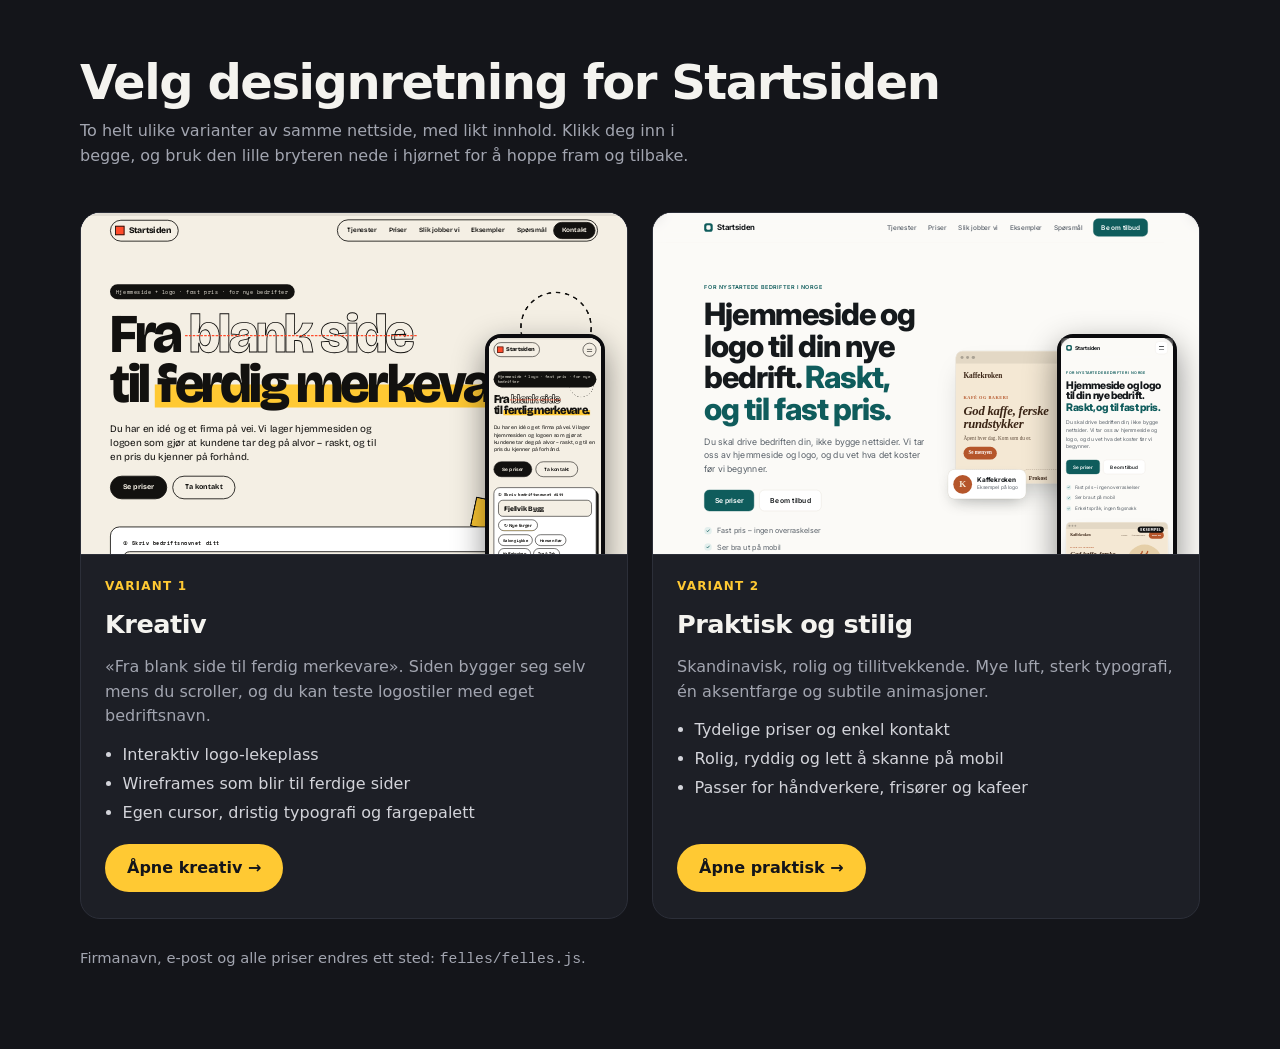
<file: nettside-demo/index.html>
<!doctype html>
<html lang="nb">
<head>
  <meta charset="utf-8">
  <meta name="viewport" content="width=device-width, initial-scale=1">
  <title>Velg design – Startsiden</title>
  <style>
    :root { --bg: #14151a; --card: #1d1f26; --line: #2c2f39; --ink: #f4f3ef; --muted: #a2a5b0; --acc: #ffc933; }
    * { box-sizing: border-box; }
    body { margin: 0; background: var(--bg); color: var(--ink); font: 400 1rem/1.55 system-ui, -apple-system, "Segoe UI", Roboto, sans-serif; }
    .wrap { max-width: 1200px; margin: 0 auto; padding: clamp(24px, 5vw, 56px) clamp(16px, 4vw, 40px) 64px; }
    h1 { margin: 0 0 10px; font-size: clamp(1.8rem, 5vw, 3rem); line-height: 1.1; letter-spacing: -.03em; }
    .intro { margin: 0 0 clamp(24px, 4vw, 44px); color: var(--muted); max-width: 40rem; }
    .grid { display: grid; gap: 24px; grid-template-columns: 1fr; }
    @media (min-width: 900px) { .grid { grid-template-columns: 1fr 1fr; } }
    .card { display: flex; flex-direction: column; background: var(--card); border: 1px solid var(--line); border-radius: 20px; overflow: hidden; transition: transform .25s, border-color .25s; }
    .card:hover { transform: translateY(-4px); border-color: #4a4e5c; }
    .preview { position: relative; display: block; aspect-ratio: 16 / 10; overflow: hidden; background: #fff; border-bottom: 1px solid var(--line); }
    .preview iframe { position: absolute; border: 0; pointer-events: none; background: #fff; transform-origin: 0 0; }
    .preview .desk { left: 0; top: 0; width: 1280px; height: 800px; }
    .phone { position: absolute; right: 4%; bottom: -6%; width: 22%; aspect-ratio: 390 / 780; border: 4px solid #0b0b0e; border-radius: 16px; overflow: hidden; box-shadow: 0 12px 32px rgba(0,0,0,.45); background: #fff; }
    .phone iframe { left: 0; top: 0; width: 390px; height: 780px; }
    .body { padding: 22px 24px 26px; display: flex; flex-direction: column; gap: 10px; flex: 1; }
    .label { font-size: .75rem; letter-spacing: .1em; text-transform: uppercase; color: var(--acc); font-weight: 700; }
    h2 { margin: 0; font-size: 1.6rem; letter-spacing: -.02em; }
    .body p { margin: 0; color: var(--muted); }
    ul { margin: 4px 0 8px; padding-left: 1.1rem; color: #d3d4da; display: grid; gap: 4px; }
    .go { margin-top: auto; align-self: flex-start; display: inline-flex; align-items: center; min-height: 48px; padding: 12px 22px; border-radius: 999px; background: var(--acc); color: #14151a; font-weight: 700; text-decoration: none; transition: transform .2s; }
    .go:hover { transform: translateX(4px); }
    .go:focus-visible, .preview:focus-visible { outline: 3px solid #fff; outline-offset: 3px; }
    .tip { margin-top: 28px; color: var(--muted); font-size: .92rem; }
    @media (prefers-reduced-motion: reduce) { * { transition: none !important; } }
  </style>
</head>
<body>
  <div class="wrap">
    <h1>Velg designretning for <span data-brand>Startsiden</span></h1>
    <p class="intro">To helt ulike varianter av samme nettside, med likt innhold. Klikk deg inn i begge, og bruk den lille bryteren nede i hjørnet for å hoppe fram og tilbake.</p>

    <div class="grid">
      <article class="card">
        <a class="preview" href="kreativ/index.html" aria-label="Åpne kreativ variant" data-preview>
          <iframe class="desk" src="kreativ/index.html" title="Forhåndsvisning: kreativ variant" tabindex="-1" loading="lazy"></iframe>
          <span class="phone"><iframe src="kreativ/index.html" title="Mobilvisning: kreativ variant" tabindex="-1" loading="lazy"></iframe></span>
        </a>
        <div class="body">
          <span class="label">Variant 1</span>
          <h2>Kreativ</h2>
          <p>«Fra blank side til ferdig merkevare». Siden bygger seg selv mens du scroller, og du kan teste logostiler med eget bedriftsnavn.</p>
          <ul>
            <li>Interaktiv logo-lekeplass</li>
            <li>Wireframes som blir til ferdige sider</li>
            <li>Egen cursor, dristig typografi og fargepalett</li>
          </ul>
          <a class="go" href="kreativ/index.html">Åpne kreativ →</a>
        </div>
      </article>

      <article class="card">
        <a class="preview" href="praktisk/index.html" aria-label="Åpne praktisk variant" data-preview>
          <iframe class="desk" src="praktisk/index.html" title="Forhåndsvisning: praktisk variant" tabindex="-1" loading="lazy"></iframe>
          <span class="phone"><iframe src="praktisk/index.html" title="Mobilvisning: praktisk variant" tabindex="-1" loading="lazy"></iframe></span>
        </a>
        <div class="body">
          <span class="label">Variant 2</span>
          <h2>Praktisk og stilig</h2>
          <p>Skandinavisk, rolig og tillitvekkende. Mye luft, sterk typografi, én aksentfarge og subtile animasjoner.</p>
          <ul>
            <li>Tydelige priser og enkel kontakt</li>
            <li>Rolig, ryddig og lett å skanne på mobil</li>
            <li>Passer for håndverkere, frisører og kafeer</li>
          </ul>
          <a class="go" href="praktisk/index.html">Åpne praktisk →</a>
        </div>
      </article>
    </div>
    <p class="tip">Firmanavn, e-post og alle priser endres ett sted: <code>felles/felles.js</code>.</p>
  </div>

  <script src="felles/felles.js"></script>
  <script>
    // Skalerer iframene slik at hele skrivebords- og mobilvisningen passer i forhåndsvisningen.
    (function () {
      function fit() {
        document.querySelectorAll("[data-preview]").forEach(function (p) {
          var desk = p.querySelector(".desk"), phone = p.querySelector(".phone"), pf = phone.querySelector("iframe");
          desk.style.transform = "scale(" + p.clientWidth / 1280 + ")";
          pf.style.transform = "scale(" + phone.clientWidth / 390 + ")";
        });
      }
      fit();
      window.addEventListener("resize", fit);
      if ("ResizeObserver" in window) {
        var ro = new ResizeObserver(fit);
        document.querySelectorAll("[data-preview]").forEach(function (p) { ro.observe(p); });
      }
    })();
  </script>
</body>
</html>
</file>
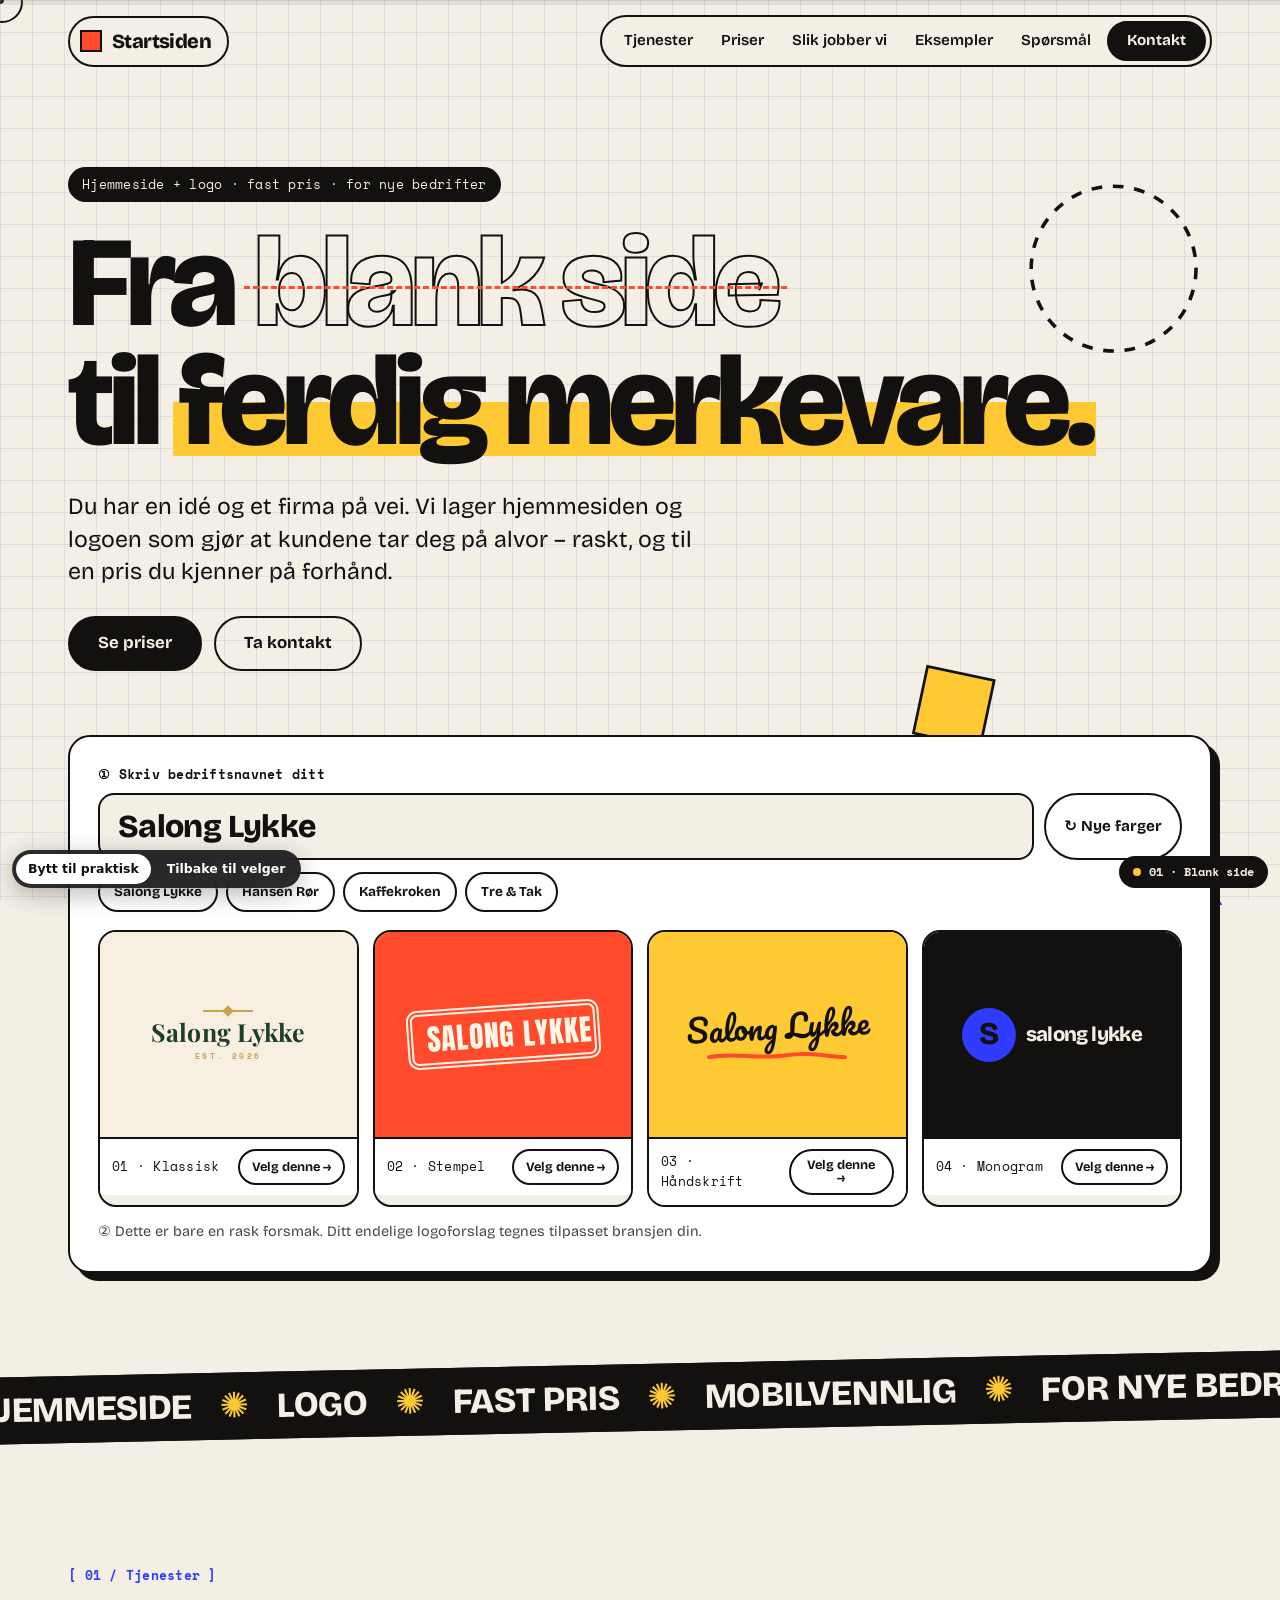
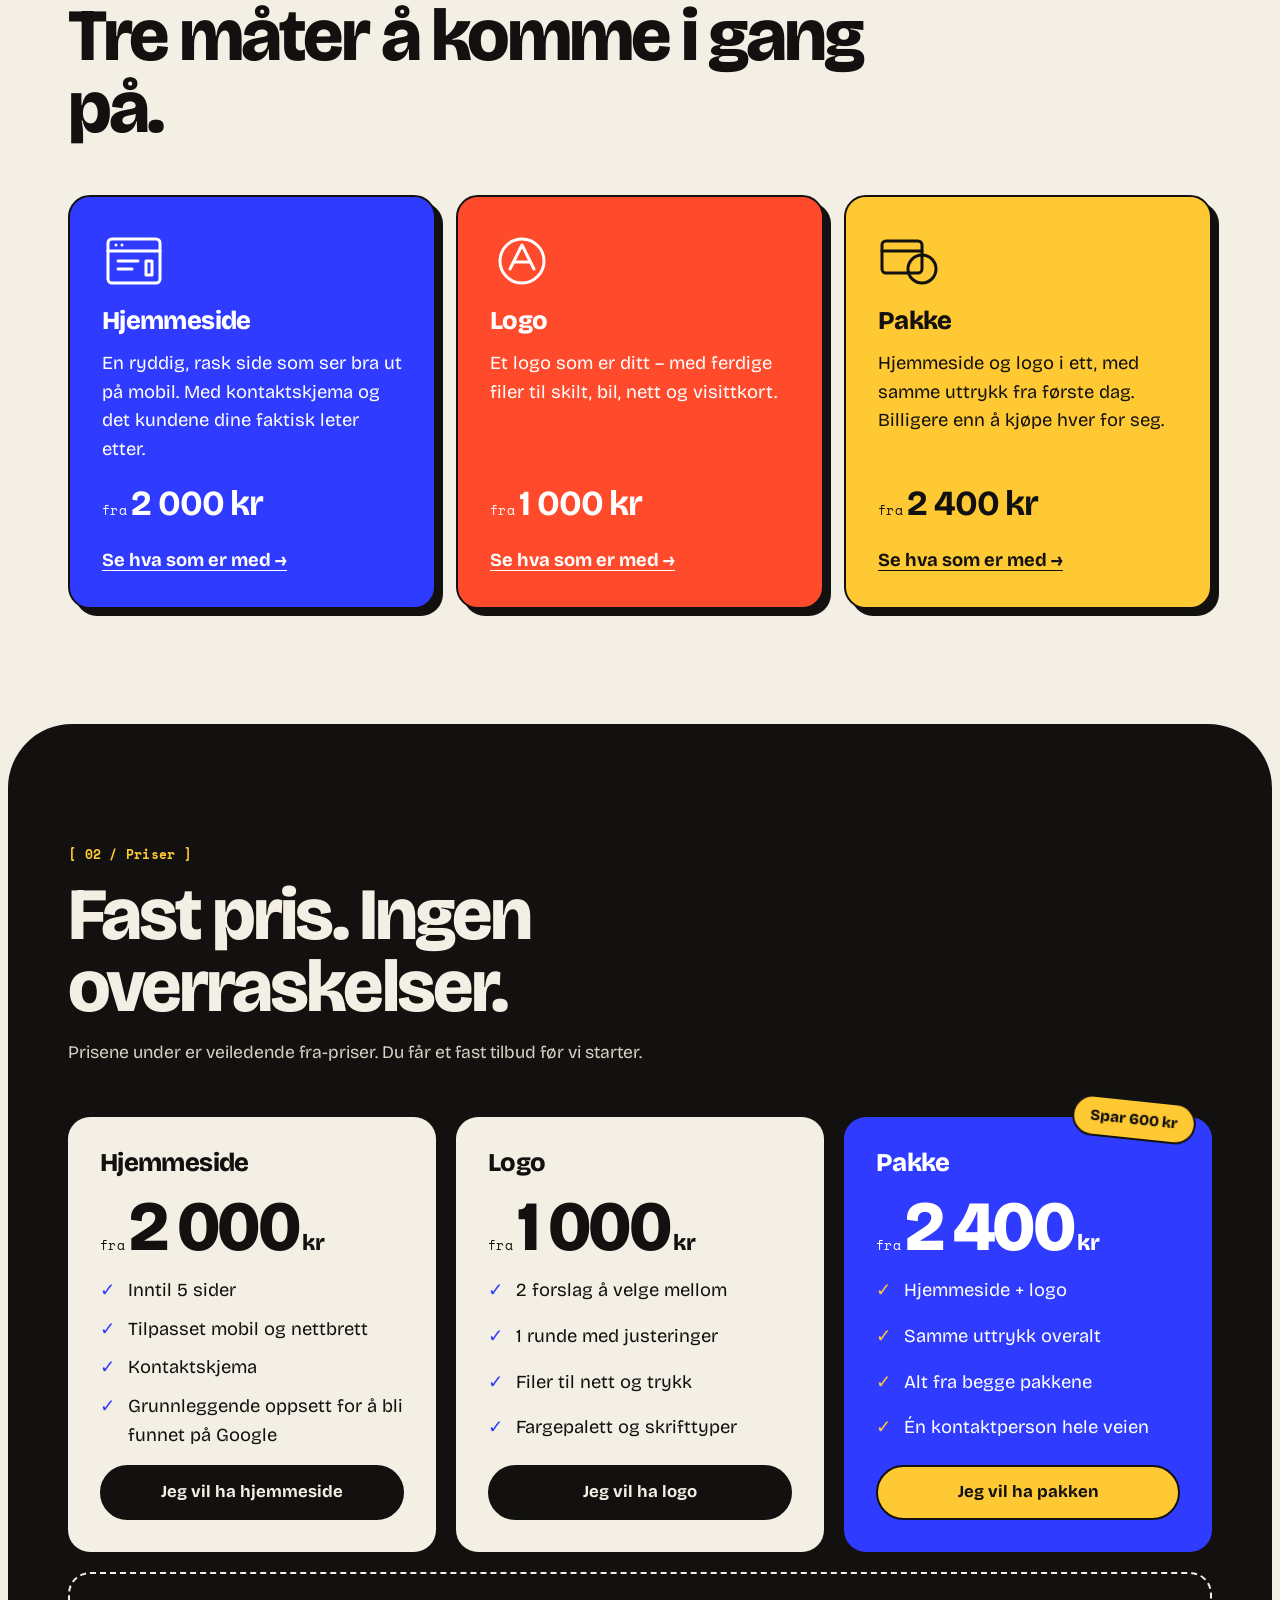
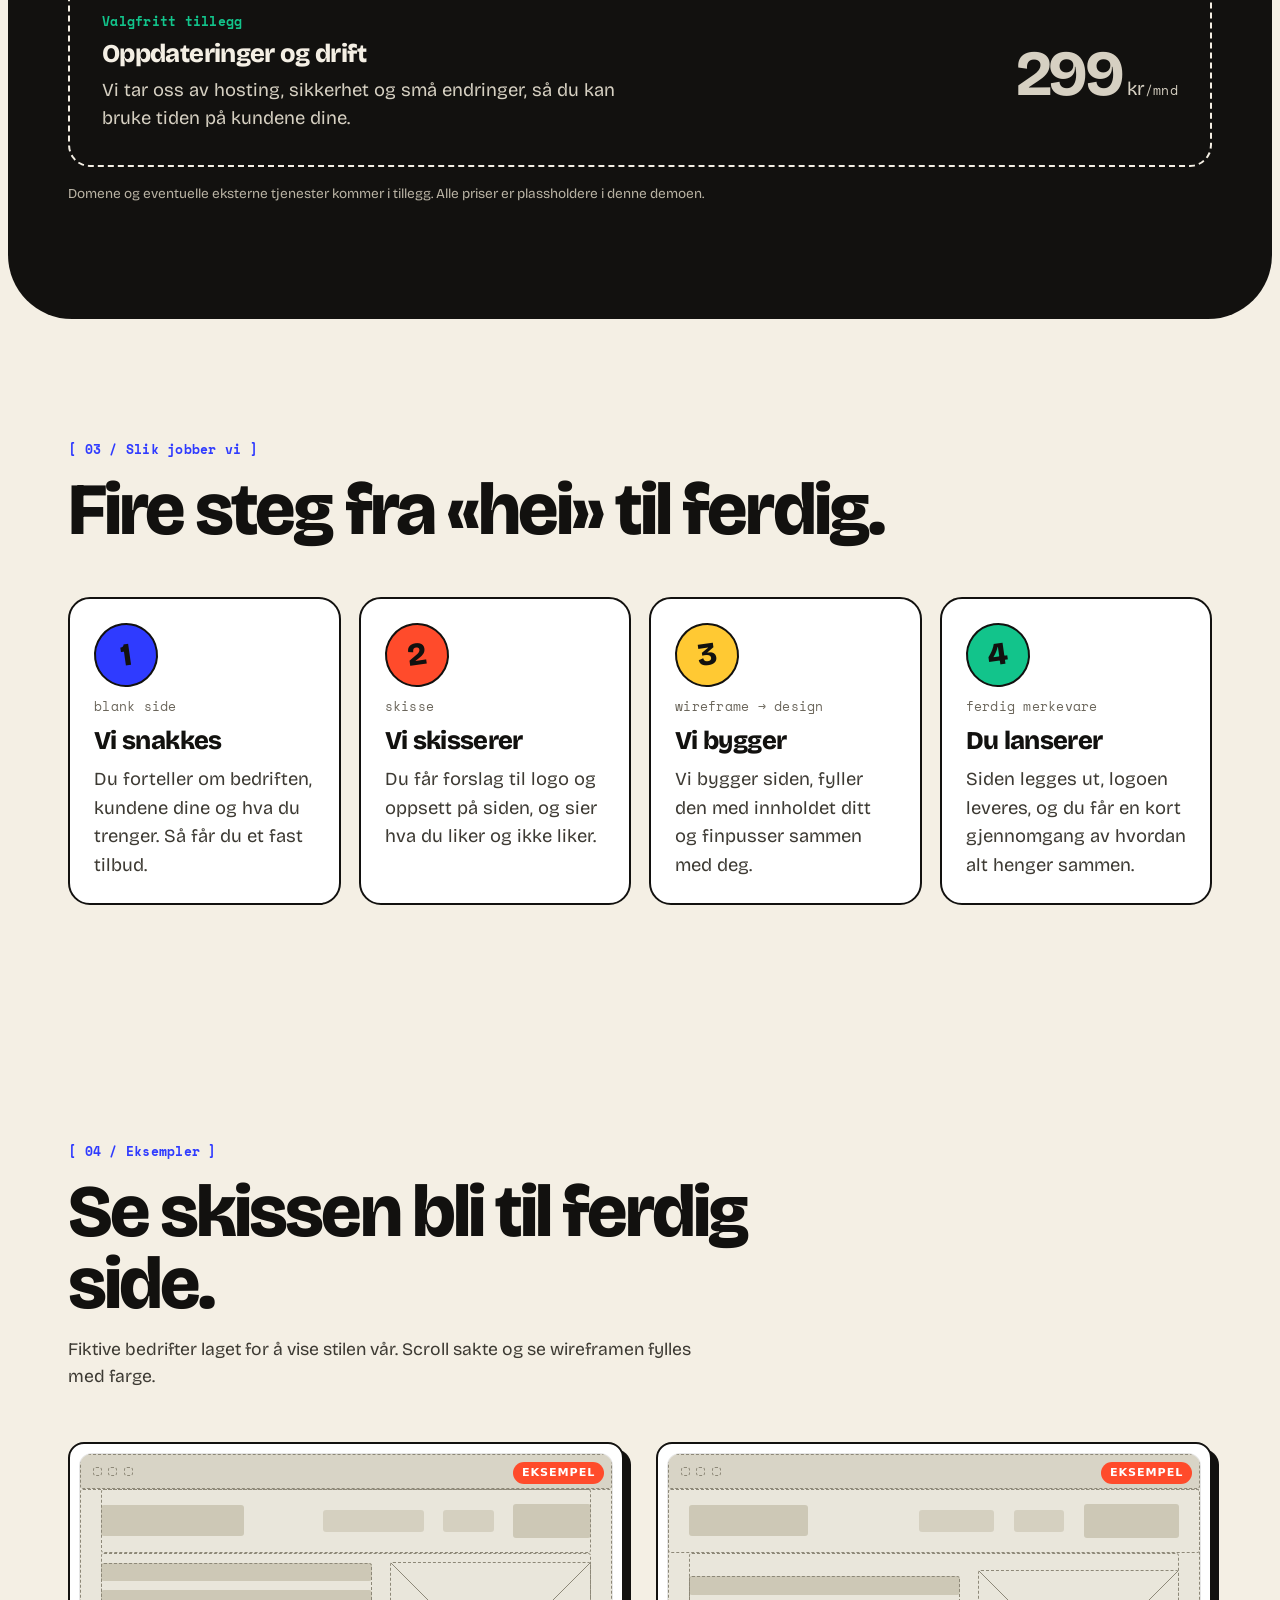
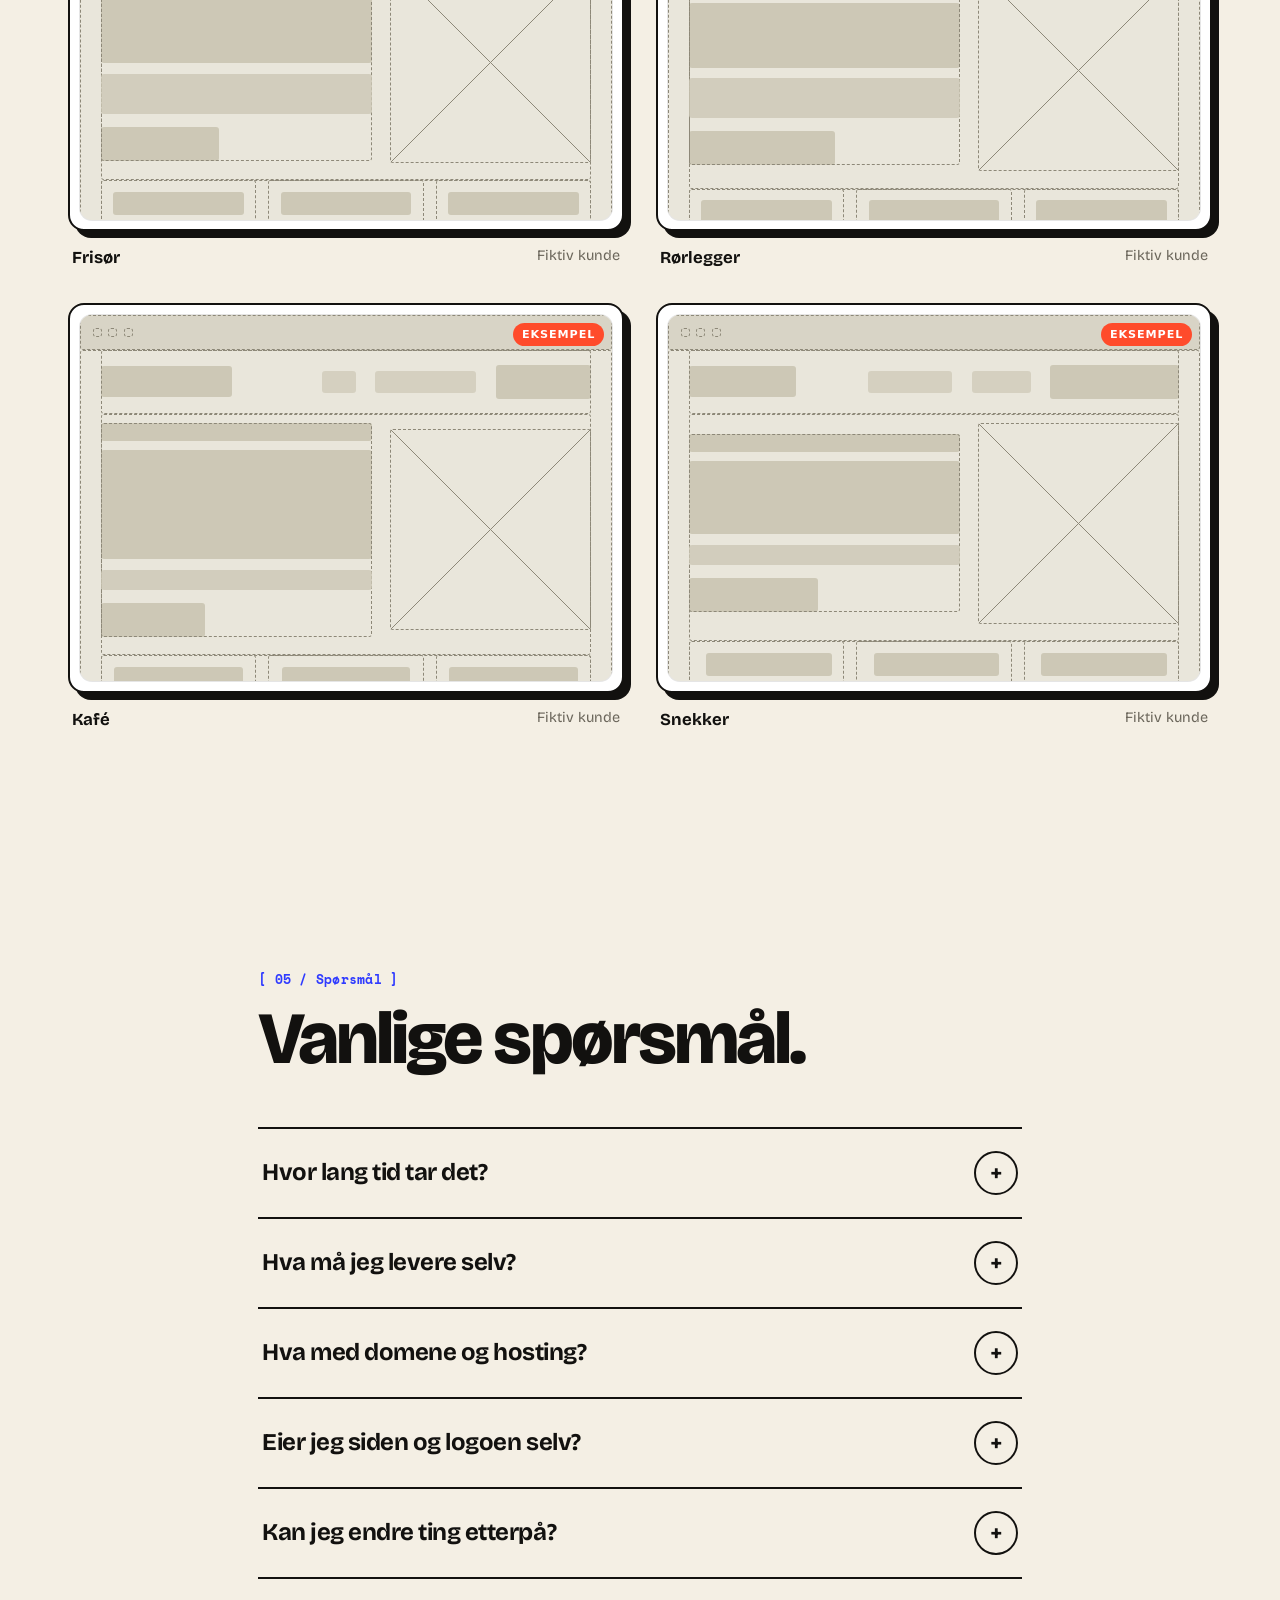
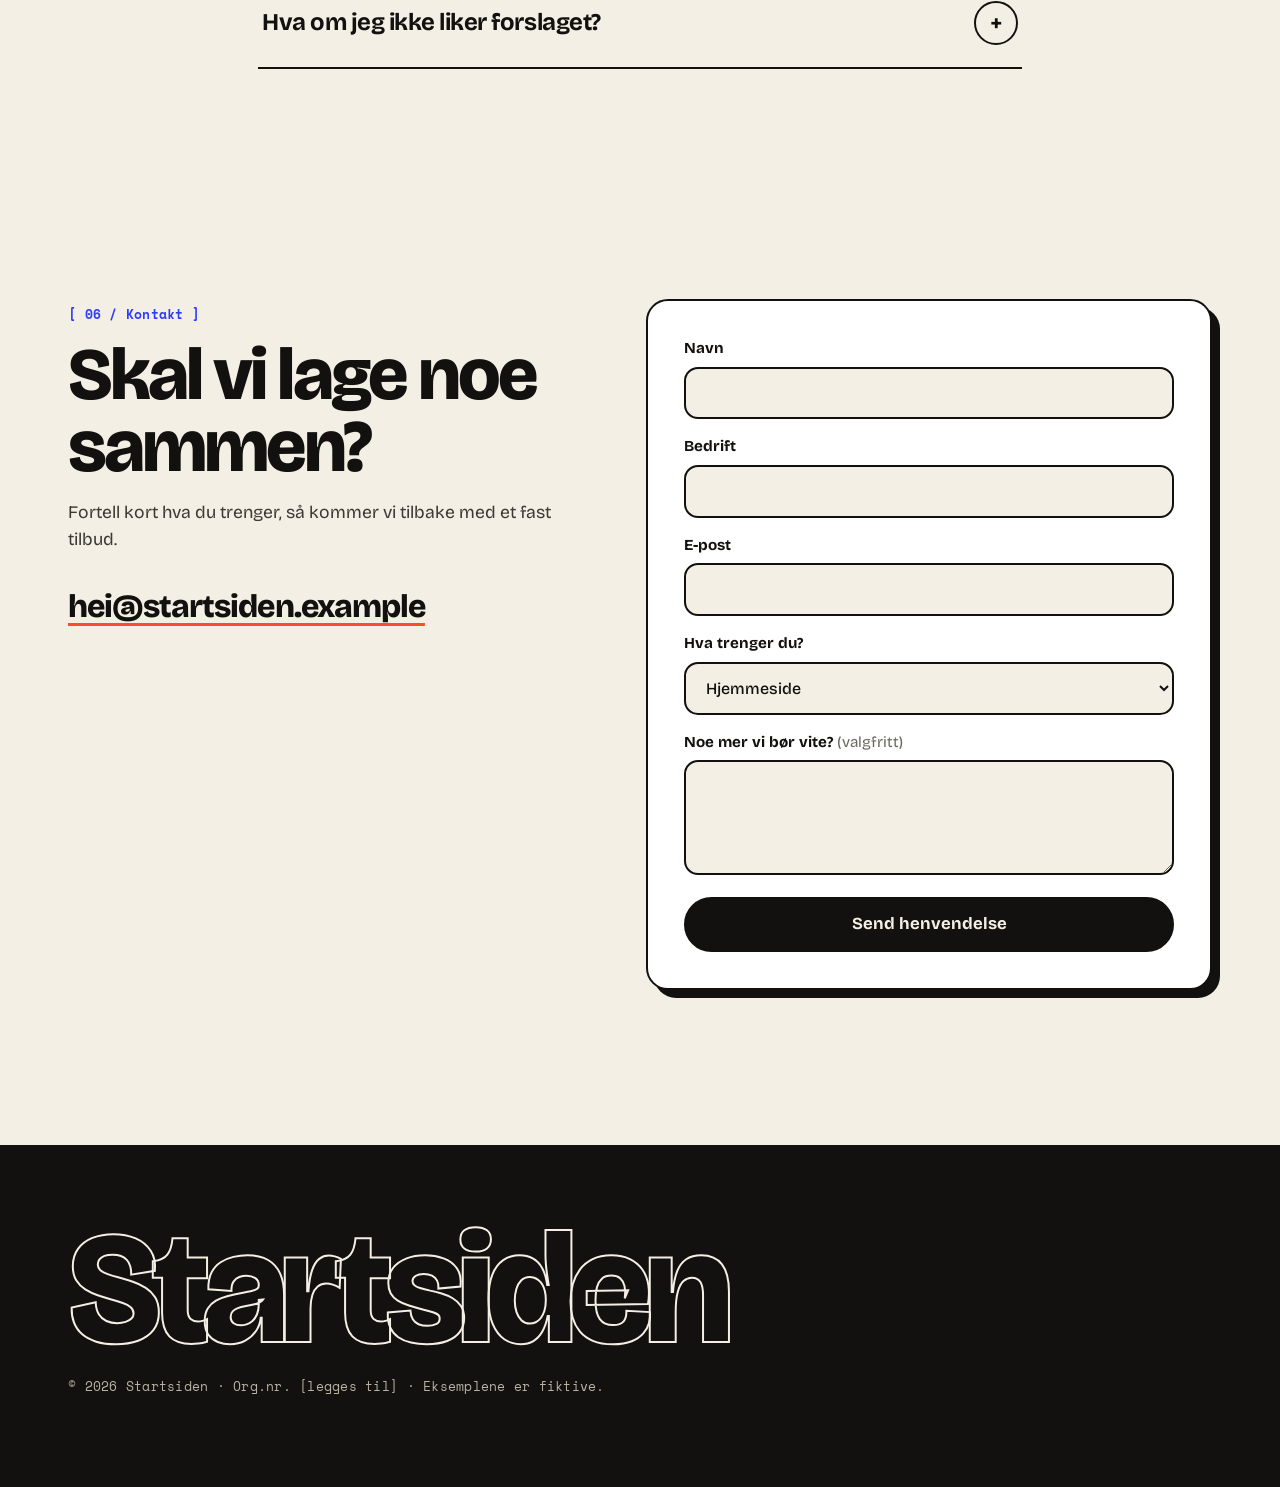
<file: nettside-demo/kreativ/index.html>
<!doctype html>
<html lang="nb" data-variant="kreativ">
<head>
  <meta charset="utf-8">
  <meta name="viewport" content="width=device-width, initial-scale=1">
  <title>Startsiden – hjemmeside og logo til nye bedrifter</title>
  <meta name="description" content="Profesjonell hjemmeside og logo til nystartede bedrifter i Norge. Raskt, og til fast pris.">
  <script>document.documentElement.classList.add("js");</script>
  <link rel="preconnect" href="https://fonts.googleapis.com">
  <link rel="preconnect" href="https://fonts.gstatic.com" crossorigin>
  <link href="https://fonts.googleapis.com/css2?family=Anton&family=Bricolage+Grotesque:opsz,wght@12..96,400..800&family=Pacifico&family=Playfair+Display:wght@600;700&family=Space+Mono:wght@400;700&display=swap" rel="stylesheet">
  <link rel="stylesheet" href="../felles/mockups.css">
  <link rel="stylesheet" href="style.css">
</head>
<body>
  <a class="skip" href="#innhold">Hopp til innhold</a>
  <div class="progress" aria-hidden="true"><i id="progressBar"></i></div>
  <div class="stage" aria-hidden="true" id="stageChip"><span class="dot"></span><span id="stageText">01 · Blank side</span></div>

  <header class="top">
    <div class="wrap top-in">
      <a class="brand" href="#top" aria-label="Til toppen">
        <span class="brand-mark" aria-hidden="true"></span><span data-brand>Startsiden</span>
      </a>
      <button class="menu" id="menuBtn" aria-expanded="false" aria-controls="nav" aria-label="Meny"><span></span><span></span></button>
      <nav class="nav" id="nav" aria-label="Hovedmeny">
        <a href="#tjenester">Tjenester</a>
        <a href="#priser">Priser</a>
        <a href="#slik">Slik jobber vi</a>
        <a href="#eksempler">Eksempler</a>
        <a href="#faq">Spørsmål</a>
        <a class="btn small" href="#kontakt" data-magnet>Kontakt</a>
      </nav>
    </div>
  </header>

  <main id="innhold">
    <!-- ================= HERO ================= -->
    <section class="hero" id="top">
      <div class="guides" aria-hidden="true"><i class="gx"></i><i class="gy"></i><span class="gl">x 0 · y 0</span></div>
      <div class="shapes" aria-hidden="true">
        <div class="sh sh1" data-depth="1.4"><svg viewBox="0 0 100 100"><circle cx="50" cy="50" r="46" fill="none" stroke="#12110F" stroke-width="2" stroke-dasharray="6 6"/></svg></div>
        <div class="sh sh2" data-depth="-1"><svg viewBox="0 0 100 100"><rect x="12" y="12" width="76" height="76" fill="#FFC933" stroke="#12110F" stroke-width="3"/></svg></div>
        <div class="sh sh3" data-depth="2"><svg viewBox="0 0 100 100"><path d="M50 8 94 88H6z" fill="#2F3BFF"/></svg></div>
      </div>

      <div class="wrap">
        <p class="eyebrow mono">Hjemmeside + logo · fast pris · for nye bedrifter</p>
        <h1>
          Fra <span class="blank">blank side</span><br>
          til <span class="ferdig">ferdig merkevare.</span>
        </h1>
        <p class="lead">Du har en idé og et firma på vei. Vi lager hjemmesiden og logoen som gjør at kundene tar deg på alvor – raskt, og til en pris du kjenner på forhånd.</p>
        <div class="hero-cta">
          <a class="btn" href="#priser" data-magnet>Se priser</a>
          <a class="btn ghost" href="#kontakt" data-magnet>Ta kontakt</a>
        </div>

        <!-- Interaktiv logo-lekeplass -->
        <div class="lab" id="lab">
          <div class="lab-head">
            <label class="mono" for="navn">① Skriv bedriftsnavnet ditt</label>
            <div class="lab-input">
              <input id="navn" type="text" value="Fjellvik Bygg" maxlength="32" autocomplete="off" spellcheck="false" aria-describedby="labHint">
              <button class="btn small ghost" type="button" id="shuffle">↻ Nye farger</button>
            </div>
            <div class="chips" aria-label="Eksempelnavn">
              <button type="button" class="chip" data-navn="Salong Lykke">Salong Lykke</button>
              <button type="button" class="chip" data-navn="Hansen Rør">Hansen Rør</button>
              <button type="button" class="chip" data-navn="Kaffekroken">Kaffekroken</button>
              <button type="button" class="chip" data-navn="Tre &amp; Tak">Tre &amp; Tak</button>
            </div>
          </div>

          <div class="logos" id="logos" aria-live="polite">
            <article class="logo-card">
              <div class="logo-art s1" role="img" aria-label="Logoforslag i stilen Klassisk">
                <span class="l1-rule"></span>
                <span class="l1-name js-name">Fjellvik Bygg</span>
                <span class="l1-sub">EST. <span data-year>2025</span></span>
              </div>
              <div class="logo-foot"><span class="mono">01 · Klassisk</span><button type="button" class="chip" data-pick="Klassisk">Velg denne →</button></div>
            </article>
            <article class="logo-card">
              <div class="logo-art s2" role="img" aria-label="Logoforslag i stilen Stempel">
                <span class="l2-badge"><span class="l2-name js-name">Fjellvik Bygg</span></span>
              </div>
              <div class="logo-foot"><span class="mono">02 · Stempel</span><button type="button" class="chip" data-pick="Stempel">Velg denne →</button></div>
            </article>
            <article class="logo-card">
              <div class="logo-art s3" role="img" aria-label="Logoforslag i stilen Håndskrift">
                <span class="l3-name js-name">Fjellvik Bygg</span>
                <svg viewBox="0 0 200 16" preserveAspectRatio="none" aria-hidden="true"><path d="M3 11C40 2 70 15 110 8s60 2 87 3" pathLength="1"/></svg>
              </div>
              <div class="logo-foot"><span class="mono">03 · Håndskrift</span><button type="button" class="chip" data-pick="Håndskrift">Velg denne →</button></div>
            </article>
            <article class="logo-card">
              <div class="logo-art s4" role="img" aria-label="Logoforslag i stilen Monogram">
                <span class="l4-mark js-init">F</span>
                <span class="l4-name js-name">Fjellvik Bygg</span>
              </div>
              <div class="logo-foot"><span class="mono">04 · Monogram</span><button type="button" class="chip" data-pick="Monogram">Velg denne →</button></div>
            </article>
          </div>
          <p class="lab-note" id="labHint">② Dette er bare en rask forsmak. Ditt endelige logoforslag tegnes tilpasset bransjen din.</p>
        </div>
      </div>
    </section>

    <div class="ticker" aria-hidden="true">
      <div class="ticker-track">
        <span>Hjemmeside</span><span>✺</span><span>Logo</span><span>✺</span><span>Fast pris</span><span>✺</span><span>Mobilvennlig</span><span>✺</span><span>For nye bedrifter</span><span>✺</span>
        <span>Hjemmeside</span><span>✺</span><span>Logo</span><span>✺</span><span>Fast pris</span><span>✺</span><span>Mobilvennlig</span><span>✺</span><span>For nye bedrifter</span><span>✺</span>
      </div>
    </div>

    <!-- ================= TJENESTER ================= -->
    <section class="sec" id="tjenester">
      <div class="wrap">
        <header class="sec-head" data-build>
          <p class="tag mono">[ 01 / Tjenester ]</p>
          <h2>Tre måter å komme i gang på.</h2>
        </header>
        <div class="cards3">
          <article class="card blue" data-build>
            <svg class="ico" viewBox="0 0 64 64" fill="none" stroke="currentColor" stroke-width="3" stroke-linecap="round" stroke-linejoin="round" aria-hidden="true"><rect x="6" y="10" width="52" height="44" rx="4"/><path d="M6 22h52M14 16h.01M20 16h.01M16 32h20M16 40h14M44 32h6v14h-6z"/></svg>
            <h3>Hjemmeside</h3>
            <p>En ryddig, rask side som ser bra ut på mobil. Med kontaktskjema og det kundene dine faktisk leter etter.</p>
            <p class="from"><span class="mono">fra</span> <strong><span data-pris="hjemmeside">2 000</span> kr</strong></p>
            <a class="more" href="#priser">Se hva som er med →</a>
          </article>
          <article class="card red" data-build>
            <svg class="ico" viewBox="0 0 64 64" fill="none" stroke="currentColor" stroke-width="3" stroke-linecap="round" stroke-linejoin="round" aria-hidden="true"><circle cx="32" cy="32" r="22"/><path d="M20 40 32 16l12 24M24 33h16"/></svg>
            <h3>Logo</h3>
            <p>Et logo som er ditt – med ferdige filer til skilt, bil, nett og visittkort.</p>
            <p class="from"><span class="mono">fra</span> <strong><span data-pris="logo">1 000</span> kr</strong></p>
            <a class="more" href="#priser">Se hva som er med →</a>
          </article>
          <article class="card sun" data-build>
            <svg class="ico" viewBox="0 0 64 64" fill="none" stroke="currentColor" stroke-width="3" stroke-linecap="round" stroke-linejoin="round" aria-hidden="true"><rect x="4" y="12" width="40" height="32" rx="4"/><circle cx="44" cy="40" r="14"/><path d="M4 22h40"/></svg>
            <h3>Pakke</h3>
            <p>Hjemmeside og logo i ett, med samme uttrykk fra første dag. Billigere enn å kjøpe hver for seg.</p>
            <p class="from"><span class="mono">fra</span> <strong><span data-pris="pakke">2 400</span> kr</strong></p>
            <a class="more" href="#priser">Se hva som er med →</a>
          </article>
        </div>
      </div>
    </section>

    <!-- ================= PRISER ================= -->
    <!-- ⚠️ ALLE PRISER ER PLASSHOLDERE. Endre dem i ../felles/felles.js (SITE.priser). Innholdet i pakkene er også kun eksempel. -->
    <section class="sec sec-prices" id="priser">
      <div class="wrap">
        <header class="sec-head" data-build>
          <p class="tag mono">[ 02 / Priser ]</p>
          <h2>Fast pris. Ingen overraskelser.</h2>
          <p class="sub">Prisene under er veiledende fra-priser. Du får et fast tilbud før vi starter.</p>
        </header>
        <div class="price-grid">
          <article class="price" data-build>
            <h3>Hjemmeside</h3>
            <p class="amount"><span class="mono">fra</span> <strong><span data-pris="hjemmeside">2 000</span></strong> <span class="kr">kr</span></p>
            <ul>
              <li>Inntil 5 sider</li>
              <li>Tilpasset mobil og nettbrett</li>
              <li>Kontaktskjema</li>
              <li>Grunnleggende oppsett for å bli funnet på Google</li>
            </ul>
            <a class="btn" href="#kontakt" data-velg="Hjemmeside" data-magnet>Jeg vil ha hjemmeside</a>
          </article>
          <article class="price" data-build>
            <h3>Logo</h3>
            <p class="amount"><span class="mono">fra</span> <strong><span data-pris="logo">1 000</span></strong> <span class="kr">kr</span></p>
            <ul>
              <li>2 forslag å velge mellom</li>
              <li>1 runde med justeringer</li>
              <li>Filer til nett og trykk</li>
              <li>Fargepalett og skrifttyper</li>
            </ul>
            <a class="btn" href="#kontakt" data-velg="Logo" data-magnet>Jeg vil ha logo</a>
          </article>
          <article class="price feat" data-build>
            <span class="sticker">Spar <span data-pris="pakkeSpar">600</span> kr</span>
            <h3>Pakke</h3>
            <p class="amount"><span class="mono">fra</span> <strong><span data-pris="pakke">2 400</span></strong> <span class="kr">kr</span></p>
            <ul>
              <li>Hjemmeside + logo</li>
              <li>Samme uttrykk overalt</li>
              <li>Alt fra begge pakkene</li>
              <li>Én kontaktperson hele veien</li>
            </ul>
            <a class="btn yellow" href="#kontakt" data-velg="Pakke (hjemmeside + logo)" data-magnet>Jeg vil ha pakken</a>
          </article>
        </div>

        <aside class="abo" data-build>
          <div>
            <p class="tag mono">Valgfritt tillegg</p>
            <h3>Oppdateringer og drift</h3>
            <p>Vi tar oss av hosting, sikkerhet og små endringer, så du kan bruke tiden på kundene dine.</p>
          </div>
          <p class="abo-price"><strong><span data-pris="abonnement">299</span></strong> kr<span class="mono">/mnd</span></p>
        </aside>
        <p class="fine">Domene og eventuelle eksterne tjenester kommer i tillegg. Alle priser er plassholdere i denne demoen.</p>
      </div>
    </section>

    <!-- ================= SLIK JOBBER VI ================= -->
    <section class="sec" id="slik">
      <div class="wrap">
        <header class="sec-head" data-build>
          <p class="tag mono">[ 03 / Slik jobber vi ]</p>
          <h2>Fire steg fra «hei» til ferdig.</h2>
        </header>
        <ol class="steps">
          <li data-build style="--c:var(--blue)"><span class="num">1</span><p class="mono st">blank side</p><h3>Vi snakkes</h3><p>Du forteller om bedriften, kundene dine og hva du trenger. Så får du et fast tilbud.</p></li>
          <li data-build style="--c:var(--red)"><span class="num">2</span><p class="mono st">skisse</p><h3>Vi skisserer</h3><p>Du får forslag til logo og oppsett på siden, og sier hva du liker og ikke liker.</p></li>
          <li data-build style="--c:var(--sun)"><span class="num">3</span><p class="mono st">wireframe → design</p><h3>Vi bygger</h3><p>Vi bygger siden, fyller den med innholdet ditt og finpusser sammen med deg.</p></li>
          <li data-build style="--c:var(--mint)"><span class="num">4</span><p class="mono st">ferdig merkevare</p><h3>Du lanserer</h3><p>Siden legges ut, logoen leveres, og du får en kort gjennomgang av hvordan alt henger sammen.</p></li>
        </ol>
      </div>
    </section>

    <!-- ================= EKSEMPLER ================= -->
    <section class="sec" id="eksempler">
      <div class="wrap">
        <header class="sec-head" data-build>
          <p class="tag mono">[ 04 / Eksempler ]</p>
          <h2>Se skissen bli til ferdig side.</h2>
          <p class="sub">Fiktive bedrifter laget for å vise stilen vår. Scroll sakte og se wireframen fylles med farge.</p>
        </header>
        <div class="examples">
          <figure class="ex" data-build>
            <div class="ex-frame"><span class="mk-tag">Eksempel</span><div data-mock="frisor" data-wire></div></div>
            <figcaption><b>Frisør</b><span>Fiktiv kunde</span></figcaption>
          </figure>
          <figure class="ex" data-build>
            <div class="ex-frame"><span class="mk-tag">Eksempel</span><div data-mock="rorlegger" data-wire></div></div>
            <figcaption><b>Rørlegger</b><span>Fiktiv kunde</span></figcaption>
          </figure>
          <figure class="ex" data-build>
            <div class="ex-frame"><span class="mk-tag">Eksempel</span><div data-mock="kafe" data-wire></div></div>
            <figcaption><b>Kafé</b><span>Fiktiv kunde</span></figcaption>
          </figure>
          <figure class="ex" data-build>
            <div class="ex-frame"><span class="mk-tag">Eksempel</span><div data-mock="snekker" data-wire></div></div>
            <figcaption><b>Snekker</b><span>Fiktiv kunde</span></figcaption>
          </figure>
        </div>
      </div>
    </section>

    <!-- ================= FAQ ================= -->
    <!-- Svarene er plassholdere – tilpass dem til hvordan du faktisk jobber. -->
    <section class="sec" id="faq">
      <div class="wrap narrow">
        <header class="sec-head" data-build>
          <p class="tag mono">[ 05 / Spørsmål ]</p>
          <h2>Vanlige spørsmål.</h2>
        </header>
        <div class="faq" data-build>
          <details><summary>Hvor lang tid tar det?</summary><p>Det avhenger av hvor raskt du leverer tekst og bilder, men en enkel side er typisk klar på 1–2 uker.</p></details>
          <details><summary>Hva må jeg levere selv?</summary><p>Litt tekst om bedriften, kontaktinfo og gjerne noen bilder. Har du ikke bilder eller tekst, hjelper vi deg å komme i gang.</p></details>
          <details><summary>Hva med domene og hosting?</summary><p>Vi hjelper deg å velge og sette opp domene (f.eks. dittfirma.no) og hosting. Disse kostnadene kommer i tillegg til prisen, eller er med i månedsabonnementet.</p></details>
          <details><summary>Eier jeg siden og logoen selv?</summary><p>Ja. Du får filene og rettighetene til det som er laget for deg, når det er betalt.</p></details>
          <details><summary>Kan jeg endre ting etterpå?</summary><p>Ja. Enten tar vi oss av endringene gjennom månedsabonnementet, eller du betaler for hver endring.</p></details>
          <details><summary>Hva om jeg ikke liker forslaget?</summary><p>Du får justere underveis. Vi starter med skisser nettopp for å treffe riktig før vi bygger.</p></details>
        </div>
      </div>
    </section>

    <!-- ================= KONTAKT ================= -->
    <section class="sec sec-contact" id="kontakt">
      <div class="wrap contact">
        <div data-build>
          <p class="tag mono">[ 06 / Kontakt ]</p>
          <h2>Skal vi lage noe sammen?</h2>
          <p class="sub">Fortell kort hva du trenger, så kommer vi tilbake med et fast tilbud.</p>
          <p class="mailto"><a data-epost href="mailto:hei@startsiden.example">hei@startsiden.example</a></p>
        </div>

        <div class="form-card" data-build>
          <!-- KOBLE TIL FORMSPREE SENERE:
               1) Lag et skjema på formspree.io og kopier endepunktet (https://formspree.io/f/DIN_ID).
               2) Sett action="https://formspree.io/f/DIN_ID" method="POST" på <form> under.
               3) I script.js: fjern e.preventDefault() i submit-håndtereren, eller bruk fetch-eksempelet der. -->
          <form id="contactForm">
            <div class="field"><label for="f-navn">Navn</label><input id="f-navn" name="navn" type="text" autocomplete="name" required></div>
            <div class="field"><label for="f-bedrift">Bedrift</label><input id="f-bedrift" name="bedrift" type="text" autocomplete="organization"></div>
            <div class="field"><label for="f-epost">E-post</label><input id="f-epost" name="epost" type="email" autocomplete="email" required></div>
            <div class="field"><label for="f-behov">Hva trenger du?</label>
              <select id="f-behov" name="behov">
                <option>Hjemmeside</option>
                <option>Logo</option>
                <option>Pakke (hjemmeside + logo)</option>
                <option>Vet ikke ennå</option>
              </select>
            </div>
            <div class="field"><label for="f-melding">Noe mer vi bør vite? <span class="opt">(valgfritt)</span></label><textarea id="f-melding" name="melding" rows="4"></textarea></div>
            <button class="btn" type="submit" data-magnet>Send henvendelse</button>
          </form>
          <div class="thanks" id="thanks" hidden tabindex="-1" role="status">
            <div class="thanks-ico" aria-hidden="true">✓</div>
            <h3>Takk! Vi har mottatt henvendelsen.</h3>
            <p>Vi tar kontakt så snart vi kan. (Demo: skjemaet er ikke koblet til noen tjeneste ennå.)</p>
          </div>
        </div>
      </div>
    </section>
  </main>

  <footer class="foot">
    <div class="wrap foot-in">
      <p class="foot-brand" data-brand>Startsiden</p>
      <p class="mono">© <span data-year>2025</span> <span data-brand>Startsiden</span> · Org.nr. [legges til] · Eksemplene er fiktive.</p>
    </div>
  </footer>

  <script src="../felles/felles.js"></script>
  <script src="../felles/mockups.js"></script>
  <script src="script.js"></script>
</body>
</html>
</file>
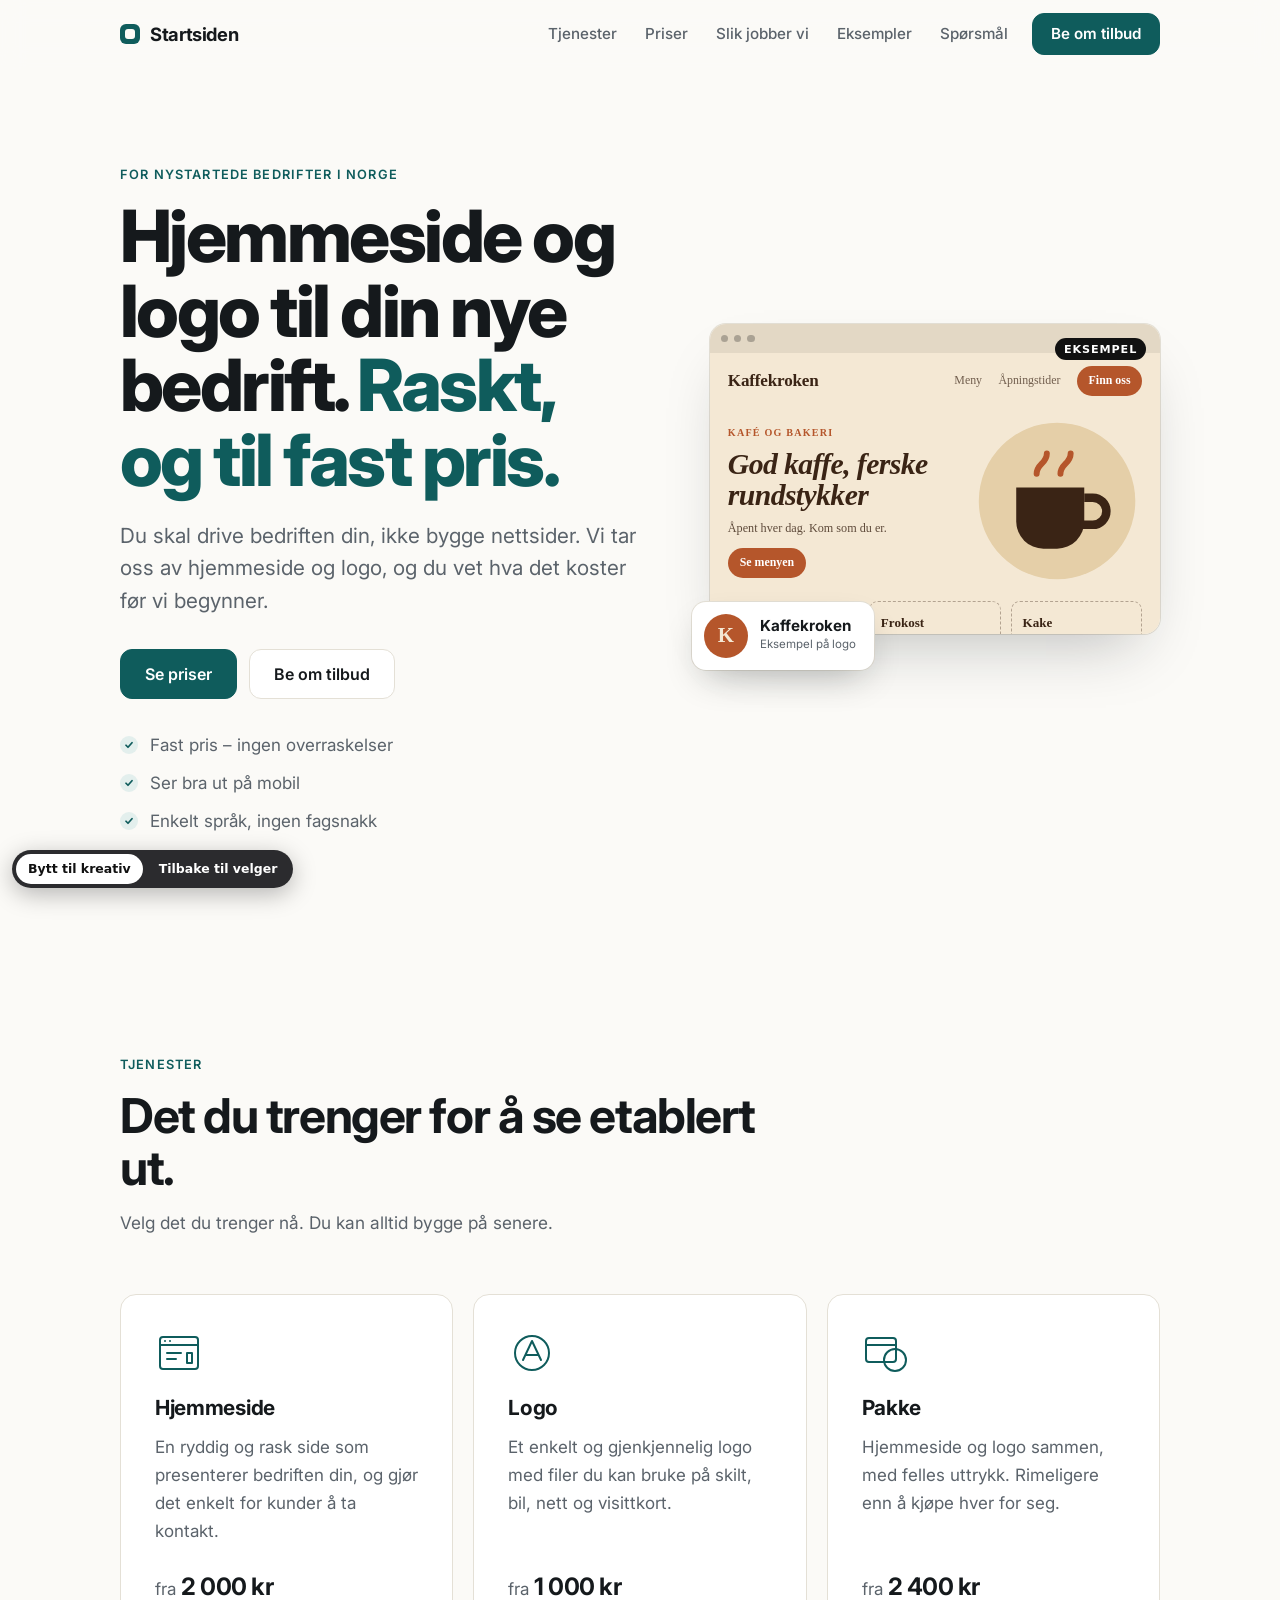
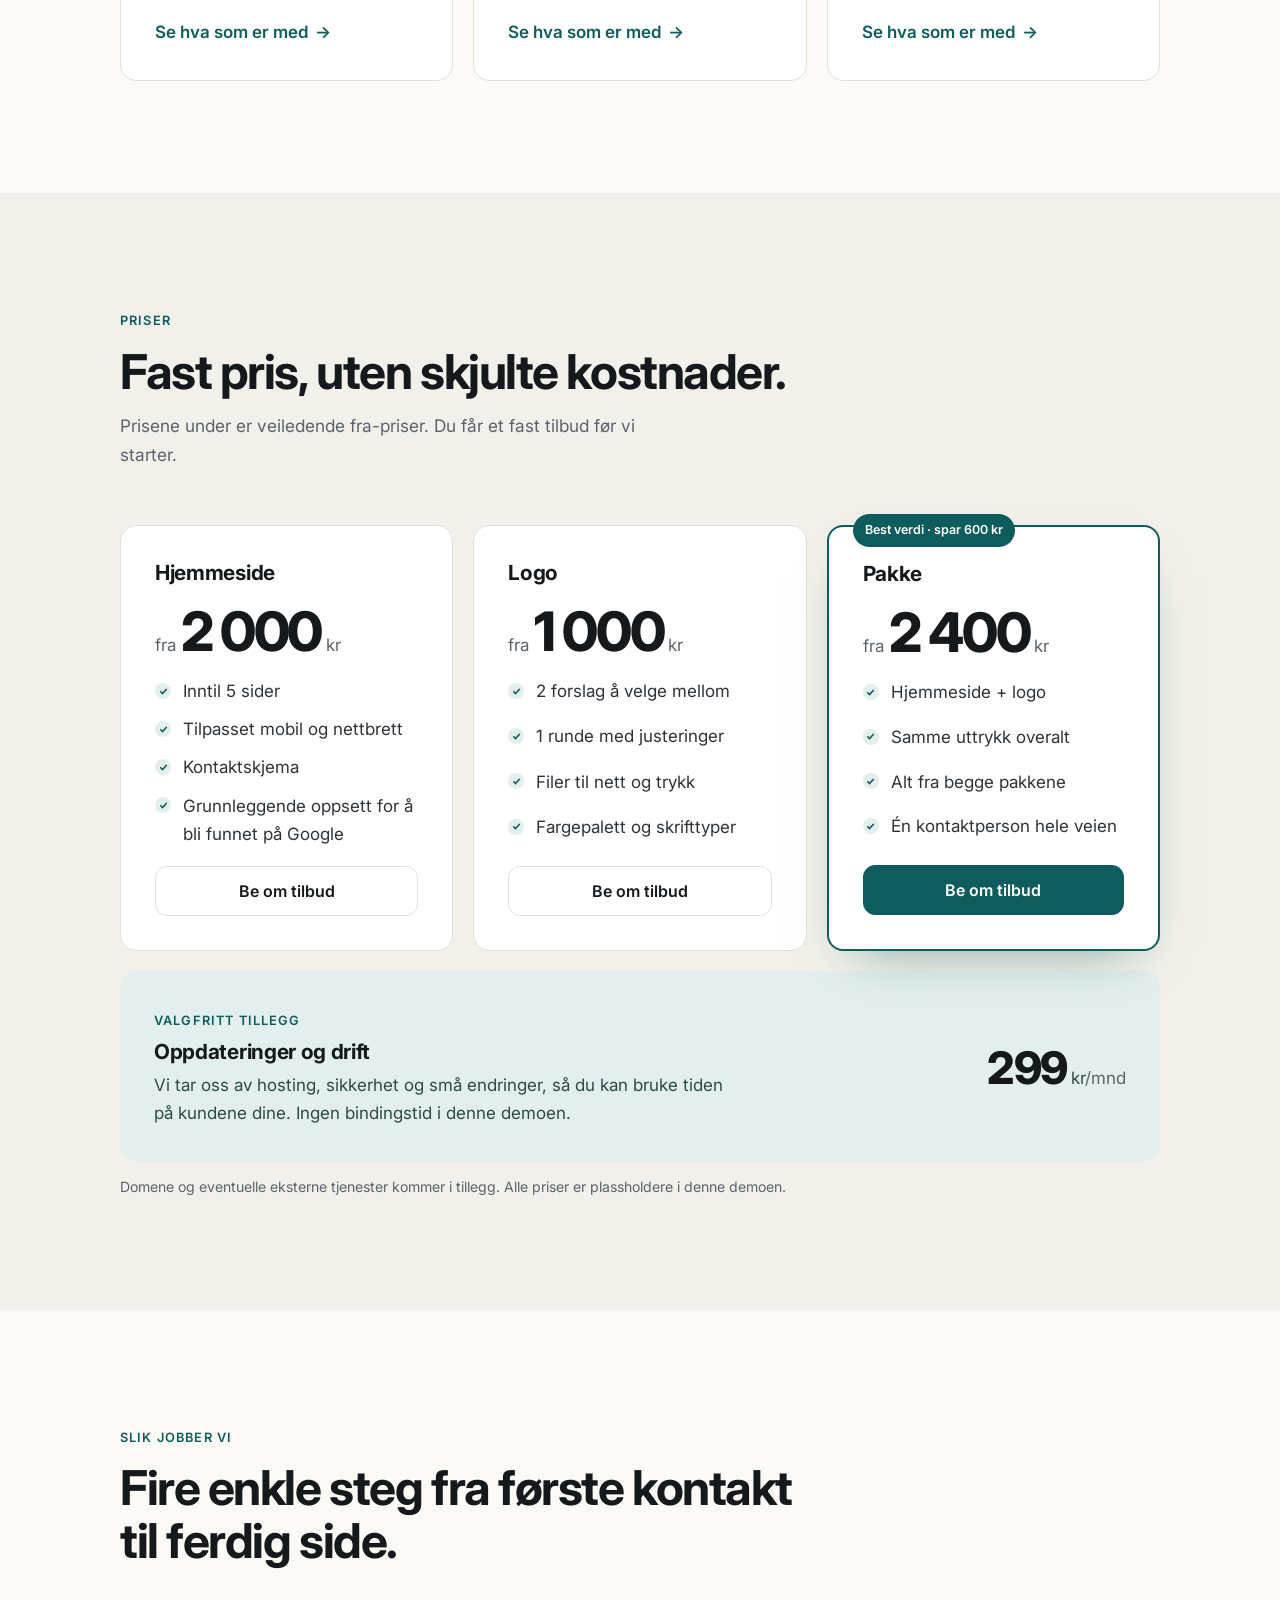
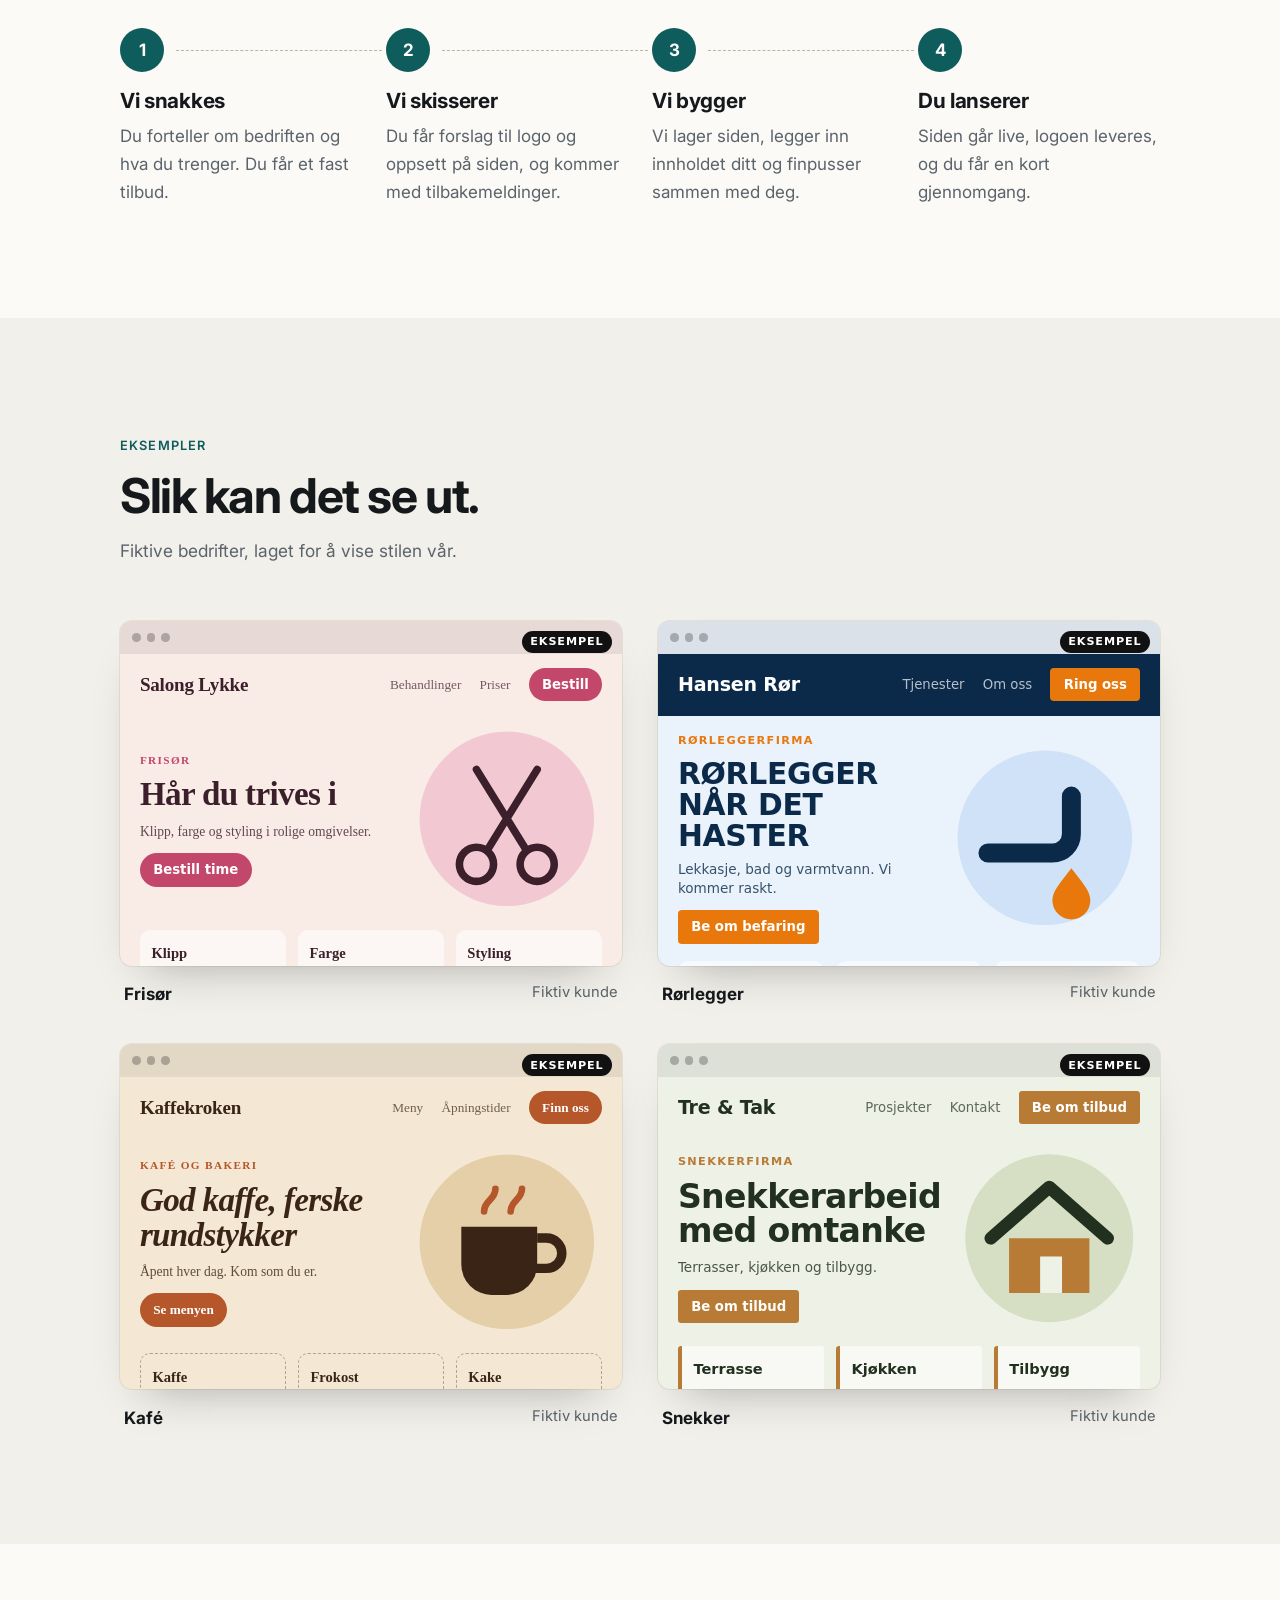
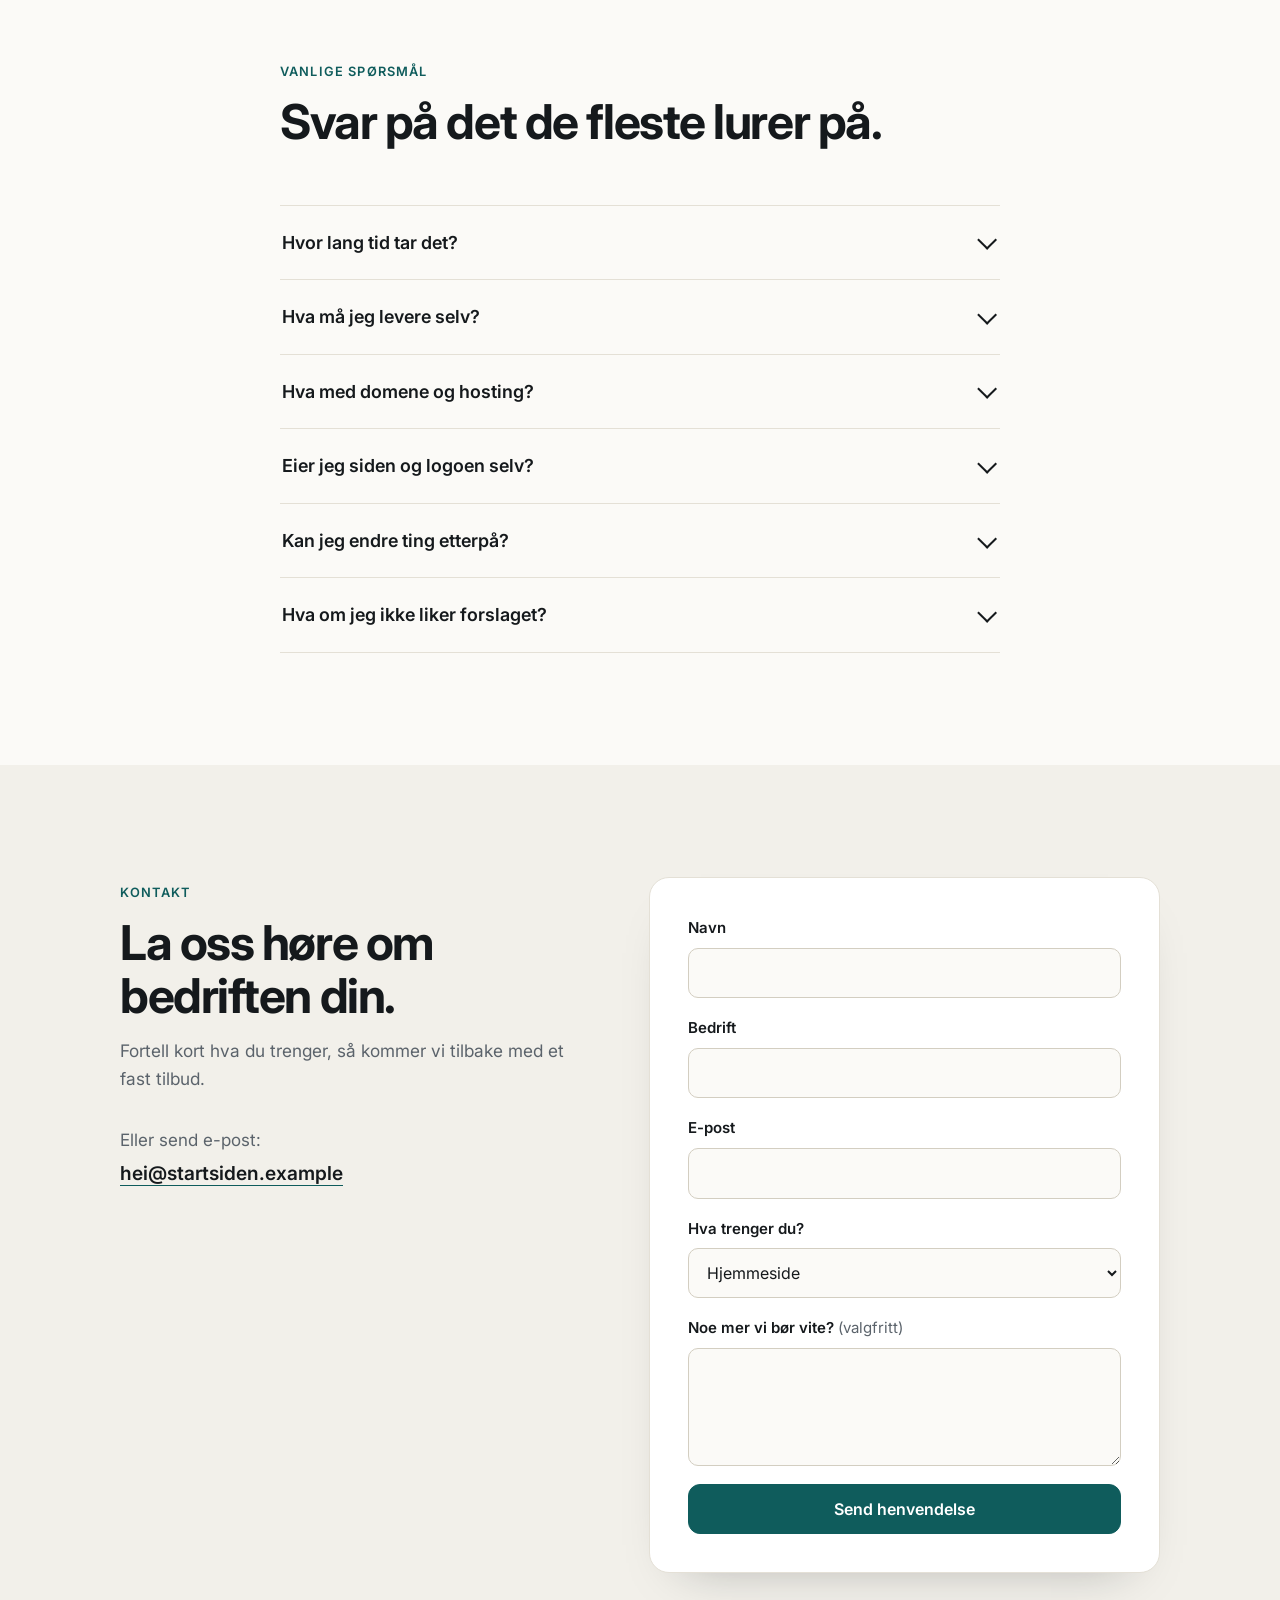
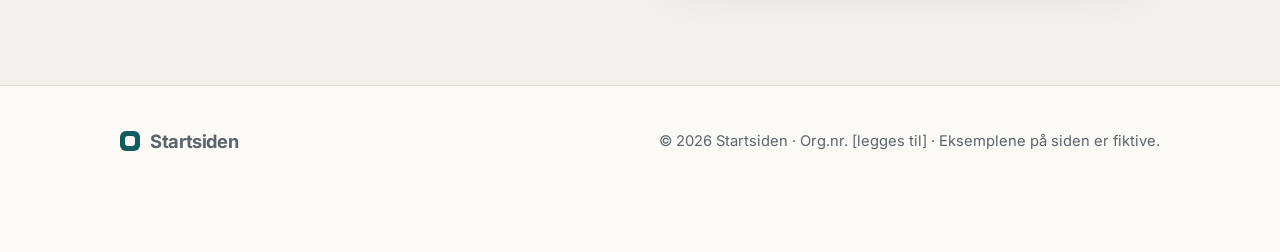
<file: nettside-demo/praktisk/index.html>
<!doctype html>
<html lang="nb" data-variant="praktisk">
<head>
  <meta charset="utf-8">
  <meta name="viewport" content="width=device-width, initial-scale=1">
  <title>Startsiden – hjemmeside og logo til nye bedrifter</title>
  <meta name="description" content="Profesjonell hjemmeside og logo til nystartede bedrifter i Norge. Raskt, og til fast pris.">
  <script>document.documentElement.classList.add("js");</script>
  <link rel="preconnect" href="https://fonts.googleapis.com">
  <link rel="preconnect" href="https://fonts.gstatic.com" crossorigin>
  <link href="https://fonts.googleapis.com/css2?family=Inter:wght@400;500;600;700;800&display=swap" rel="stylesheet">
  <link rel="stylesheet" href="../felles/mockups.css">
  <link rel="stylesheet" href="style.css">
</head>
<body>
  <a class="skip" href="#innhold">Hopp til innhold</a>

  <header class="top" id="top">
    <div class="wrap top-in">
      <a class="brand" href="#top"><span class="brand-mark" aria-hidden="true"></span><span data-brand>Startsiden</span></a>
      <button class="menu" id="menuBtn" aria-expanded="false" aria-controls="nav" aria-label="Meny"><span></span><span></span></button>
      <nav class="nav" id="nav" aria-label="Hovedmeny">
        <a href="#tjenester">Tjenester</a>
        <a href="#priser">Priser</a>
        <a href="#slik">Slik jobber vi</a>
        <a href="#eksempler">Eksempler</a>
        <a href="#faq">Spørsmål</a>
        <a class="btn primary small" href="#kontakt">Be om tilbud</a>
      </nav>
    </div>
  </header>

  <main id="innhold">
    <!-- ================= HERO ================= -->
    <section class="hero">
      <div class="wrap hero-grid">
        <div class="hero-copy">
          <p class="eyebrow rv">For nystartede bedrifter i Norge</p>
          <h1 class="rv" style="--d:1">Hjemmeside og logo til din nye bedrift. <span>Raskt, og til fast pris.</span></h1>
          <p class="lead rv" style="--d:2">Du skal drive bedriften din, ikke bygge nettsider. Vi tar oss av hjemmeside og logo, og du vet hva det koster før vi begynner.</p>
          <div class="cta-row rv" style="--d:3">
            <a class="btn primary" href="#priser">Se priser</a>
            <a class="btn" href="#kontakt">Be om tilbud</a>
          </div>
          <ul class="checks rv" style="--d:4">
            <li>Fast pris – ingen overraskelser</li>
            <li>Ser bra ut på mobil</li>
            <li>Enkelt språk, ingen fagsnakk</li>
          </ul>
        </div>
        <div class="hero-visual rv" style="--d:2" aria-hidden="true">
          <div data-mock="kafe"></div>
          <span class="mk-tag">Eksempel</span>
          <div class="float-logo">
            <span class="fl-mark">K</span>
            <span><b>Kaffekroken</b><small>Eksempel på logo</small></span>
          </div>
        </div>
      </div>
    </section>

    <!-- ================= TJENESTER ================= -->
    <section class="sec" id="tjenester">
      <div class="wrap">
        <header class="sec-head rv">
          <p class="eyebrow">Tjenester</p>
          <h2>Det du trenger for å se etablert ut.</h2>
          <p class="sub">Velg det du trenger nå. Du kan alltid bygge på senere.</p>
        </header>
        <div class="grid3">
          <article class="svc rv">
            <svg class="ico" viewBox="0 0 48 48" fill="none" stroke="currentColor" stroke-width="2" stroke-linecap="round" stroke-linejoin="round" aria-hidden="true"><rect x="5" y="8" width="38" height="32" rx="3"/><path d="M5 16h38M10 12h.01M15 12h.01M12 24h14M12 30h9M32 24h5v10h-5z"/></svg>
            <h3>Hjemmeside</h3>
            <p>En ryddig og rask side som presenterer bedriften din, og gjør det enkelt for kunder å ta kontakt.</p>
            <p class="from">fra <strong><span data-pris="hjemmeside">2 000</span> kr</strong></p>
            <a class="link" href="#priser">Se hva som er med</a>
          </article>
          <article class="svc rv" style="--d:1">
            <svg class="ico" viewBox="0 0 48 48" fill="none" stroke="currentColor" stroke-width="2" stroke-linecap="round" stroke-linejoin="round" aria-hidden="true"><circle cx="24" cy="24" r="17"/><path d="M15 31 24 12l9 19M18 26h12"/></svg>
            <h3>Logo</h3>
            <p>Et enkelt og gjenkjennelig logo med filer du kan bruke på skilt, bil, nett og visittkort.</p>
            <p class="from">fra <strong><span data-pris="logo">1 000</span> kr</strong></p>
            <a class="link" href="#priser">Se hva som er med</a>
          </article>
          <article class="svc rv" style="--d:2">
            <svg class="ico" viewBox="0 0 48 48" fill="none" stroke="currentColor" stroke-width="2" stroke-linecap="round" stroke-linejoin="round" aria-hidden="true"><rect x="4" y="9" width="30" height="24" rx="3"/><circle cx="33" cy="31" r="11"/><path d="M4 16h30"/></svg>
            <h3>Pakke</h3>
            <p>Hjemmeside og logo sammen, med felles uttrykk. Rimeligere enn å kjøpe hver for seg.</p>
            <p class="from">fra <strong><span data-pris="pakke">2 400</span> kr</strong></p>
            <a class="link" href="#priser">Se hva som er med</a>
          </article>
        </div>
      </div>
    </section>

    <!-- ================= PRISER ================= -->
    <!-- ⚠️ ALLE PRISER ER PLASSHOLDERE. Endre dem i ../felles/felles.js (SITE.priser). Innholdet i pakkene er også kun eksempel. -->
    <section class="sec tint" id="priser">
      <div class="wrap">
        <header class="sec-head rv">
          <p class="eyebrow">Priser</p>
          <h2>Fast pris, uten skjulte kostnader.</h2>
          <p class="sub">Prisene under er veiledende fra-priser. Du får et fast tilbud før vi starter.</p>
        </header>
        <div class="grid3 prices">
          <article class="plan rv">
            <h3>Hjemmeside</h3>
            <p class="amount"><span>fra</span> <strong data-pris="hjemmeside">2 000</strong> <span>kr</span></p>
            <ul>
              <li>Inntil 5 sider</li>
              <li>Tilpasset mobil og nettbrett</li>
              <li>Kontaktskjema</li>
              <li>Grunnleggende oppsett for å bli funnet på Google</li>
            </ul>
            <a class="btn" href="#kontakt" data-velg="Hjemmeside">Be om tilbud</a>
          </article>
          <article class="plan rv" style="--d:1">
            <h3>Logo</h3>
            <p class="amount"><span>fra</span> <strong data-pris="logo">1 000</strong> <span>kr</span></p>
            <ul>
              <li>2 forslag å velge mellom</li>
              <li>1 runde med justeringer</li>
              <li>Filer til nett og trykk</li>
              <li>Fargepalett og skrifttyper</li>
            </ul>
            <a class="btn" href="#kontakt" data-velg="Logo">Be om tilbud</a>
          </article>
          <article class="plan best rv" style="--d:2">
            <span class="badge">Best verdi · spar <span data-pris="pakkeSpar">600</span> kr</span>
            <h3>Pakke</h3>
            <p class="amount"><span>fra</span> <strong data-pris="pakke">2 400</strong> <span>kr</span></p>
            <ul>
              <li>Hjemmeside + logo</li>
              <li>Samme uttrykk overalt</li>
              <li>Alt fra begge pakkene</li>
              <li>Én kontaktperson hele veien</li>
            </ul>
            <a class="btn primary" href="#kontakt" data-velg="Pakke (hjemmeside + logo)">Be om tilbud</a>
          </article>
        </div>

        <aside class="abo rv">
          <div>
            <p class="eyebrow">Valgfritt tillegg</p>
            <h3>Oppdateringer og drift</h3>
            <p>Vi tar oss av hosting, sikkerhet og små endringer, så du kan bruke tiden på kundene dine. Ingen bindingstid i denne demoen.</p>
          </div>
          <p class="abo-price"><strong data-pris="abonnement">299</strong> kr<span>/mnd</span></p>
        </aside>
        <p class="fine">Domene og eventuelle eksterne tjenester kommer i tillegg. Alle priser er plassholdere i denne demoen.</p>
      </div>
    </section>

    <!-- ================= SLIK JOBBER VI ================= -->
    <section class="sec" id="slik">
      <div class="wrap">
        <header class="sec-head rv">
          <p class="eyebrow">Slik jobber vi</p>
          <h2>Fire enkle steg fra første kontakt til ferdig side.</h2>
        </header>
        <ol class="steps">
          <li class="rv"><span class="num">1</span><h3>Vi snakkes</h3><p>Du forteller om bedriften og hva du trenger. Du får et fast tilbud.</p></li>
          <li class="rv" style="--d:1"><span class="num">2</span><h3>Vi skisserer</h3><p>Du får forslag til logo og oppsett på siden, og kommer med tilbakemeldinger.</p></li>
          <li class="rv" style="--d:2"><span class="num">3</span><h3>Vi bygger</h3><p>Vi lager siden, legger inn innholdet ditt og finpusser sammen med deg.</p></li>
          <li class="rv" style="--d:3"><span class="num">4</span><h3>Du lanserer</h3><p>Siden går live, logoen leveres, og du får en kort gjennomgang.</p></li>
        </ol>
      </div>
    </section>

    <!-- ================= EKSEMPLER ================= -->
    <section class="sec tint" id="eksempler">
      <div class="wrap">
        <header class="sec-head rv">
          <p class="eyebrow">Eksempler</p>
          <h2>Slik kan det se ut.</h2>
          <p class="sub">Fiktive bedrifter, laget for å vise stilen vår.</p>
        </header>
        <div class="examples">
          <figure class="ex rv"><div class="ex-frame"><span class="mk-tag">Eksempel</span><div data-mock="frisor"></div></div><figcaption><b>Frisør</b><span>Fiktiv kunde</span></figcaption></figure>
          <figure class="ex rv" style="--d:1"><div class="ex-frame"><span class="mk-tag">Eksempel</span><div data-mock="rorlegger"></div></div><figcaption><b>Rørlegger</b><span>Fiktiv kunde</span></figcaption></figure>
          <figure class="ex rv"><div class="ex-frame"><span class="mk-tag">Eksempel</span><div data-mock="kafe"></div></div><figcaption><b>Kafé</b><span>Fiktiv kunde</span></figcaption></figure>
          <figure class="ex rv" style="--d:1"><div class="ex-frame"><span class="mk-tag">Eksempel</span><div data-mock="snekker"></div></div><figcaption><b>Snekker</b><span>Fiktiv kunde</span></figcaption></figure>
        </div>
      </div>
    </section>

    <!-- ================= FAQ ================= -->
    <!-- Svarene er plassholdere – tilpass dem til hvordan du faktisk jobber. -->
    <section class="sec" id="faq">
      <div class="wrap narrow">
        <header class="sec-head rv">
          <p class="eyebrow">Vanlige spørsmål</p>
          <h2>Svar på det de fleste lurer på.</h2>
        </header>
        <div class="faq rv">
          <details><summary>Hvor lang tid tar det?</summary><p>Det avhenger av hvor raskt du leverer tekst og bilder, men en enkel side er typisk klar på 1–2 uker.</p></details>
          <details><summary>Hva må jeg levere selv?</summary><p>Litt tekst om bedriften, kontaktinfo og gjerne noen bilder. Har du ikke bilder eller tekst, hjelper vi deg å komme i gang.</p></details>
          <details><summary>Hva med domene og hosting?</summary><p>Vi hjelper deg å velge og sette opp domene (f.eks. dittfirma.no) og hosting. Disse kostnadene kommer i tillegg til prisen, eller er med i månedsabonnementet.</p></details>
          <details><summary>Eier jeg siden og logoen selv?</summary><p>Ja. Du får filene og rettighetene til det som er laget for deg, når det er betalt.</p></details>
          <details><summary>Kan jeg endre ting etterpå?</summary><p>Ja. Enten tar vi oss av endringene gjennom månedsabonnementet, eller du betaler for hver endring.</p></details>
          <details><summary>Hva om jeg ikke liker forslaget?</summary><p>Du får justere underveis. Vi starter med skisser nettopp for å treffe riktig før vi bygger.</p></details>
        </div>
      </div>
    </section>

    <!-- ================= KONTAKT ================= -->
    <section class="sec tint" id="kontakt">
      <div class="wrap contact">
        <div class="rv">
          <p class="eyebrow">Kontakt</p>
          <h2>La oss høre om bedriften din.</h2>
          <p class="sub">Fortell kort hva du trenger, så kommer vi tilbake med et fast tilbud.</p>
          <p class="mailto">Eller send e-post:<br><a data-epost href="mailto:hei@startsiden.example">hei@startsiden.example</a></p>
        </div>

        <div class="form-card rv" style="--d:1">
          <!-- KOBLE TIL FORMSPREE SENERE:
               1) Lag et skjema på formspree.io og kopier endepunktet (https://formspree.io/f/DIN_ID).
               2) Sett action="https://formspree.io/f/DIN_ID" method="POST" på <form> under.
               3) I script.js: fjern e.preventDefault() i submit-håndtereren, eller bruk fetch-eksempelet der. -->
          <form id="contactForm">
            <div class="field"><label for="f-navn">Navn</label><input id="f-navn" name="navn" type="text" autocomplete="name" required></div>
            <div class="field"><label for="f-bedrift">Bedrift</label><input id="f-bedrift" name="bedrift" type="text" autocomplete="organization"></div>
            <div class="field"><label for="f-epost">E-post</label><input id="f-epost" name="epost" type="email" autocomplete="email" required></div>
            <div class="field"><label for="f-behov">Hva trenger du?</label>
              <select id="f-behov" name="behov">
                <option>Hjemmeside</option>
                <option>Logo</option>
                <option>Pakke (hjemmeside + logo)</option>
                <option>Vet ikke ennå</option>
              </select>
            </div>
            <div class="field"><label for="f-melding">Noe mer vi bør vite? <span class="opt">(valgfritt)</span></label><textarea id="f-melding" name="melding" rows="4"></textarea></div>
            <button class="btn primary block" type="submit">Send henvendelse</button>
          </form>
          <div class="thanks" id="thanks" hidden tabindex="-1" role="status">
            <div class="thanks-ico" aria-hidden="true"><svg viewBox="0 0 24 24" width="28" height="28" fill="none" stroke="currentColor" stroke-width="3" stroke-linecap="round" stroke-linejoin="round"><path d="m5 12.5 4.5 4.5L19 7.5"/></svg></div>
            <h3>Takk! Vi har mottatt henvendelsen.</h3>
            <p>Vi tar kontakt så snart vi kan. (Demo: skjemaet er ikke koblet til noen tjeneste ennå.)</p>
          </div>
        </div>
      </div>
    </section>
  </main>

  <footer class="foot">
    <div class="wrap foot-in">
      <a class="brand" href="#top"><span class="brand-mark" aria-hidden="true"></span><span data-brand>Startsiden</span></a>
      <p>© <span data-year>2025</span> <span data-brand>Startsiden</span> · Org.nr. [legges til] · Eksemplene på siden er fiktive.</p>
    </div>
  </footer>

  <script src="../felles/felles.js"></script>
  <script src="../felles/mockups.js"></script>
  <script src="script.js"></script>
</body>
</html>
</file>
<file: nettside-demo/felles/mockups.css>
/* Delte mockups av fiktive kunder ("Eksempel"). Alt er CSS/SVG, ingen bilder.
   Størrelsene bruker container-enheter (cqw), så mockupen skalerer fint overalt. */

.mk-slot { display: block; }

.mk {
  container-type: inline-size;
  position: relative;
  aspect-ratio: 16 / 11;
  overflow: hidden;
  border-radius: 12px;
  background: var(--bg);
  color: var(--fg);
  font-family: system-ui, -apple-system, "Segoe UI", sans-serif;
  box-shadow: 0 0 0 1px rgba(0, 0, 0, .1);
}
.mk-bar {
  display: flex; align-items: center; gap: 1.2cqw;
  height: 6.5cqw; padding: 0 2.4cqw;
  background: rgba(0, 0, 0, .07);
}
.mk-bar i { width: 1.7cqw; height: 1.7cqw; border-radius: 50%; background: rgba(0, 0, 0, .25); }
.mk-screen { font-size: 3.3cqw; padding: 0 1.2em; }
.mk-nav { display: flex; align-items: center; gap: 1.1em; padding: .85em 0; }
.mk-logo { margin-right: auto; font-size: 1.15em; letter-spacing: -.01em; }
.mk-nav span { font-size: .8em; opacity: .7; }
.mk-btn {
  display: inline-block; font-style: normal; font-weight: 700; font-size: .8em;
  background: var(--ac); color: #fff; padding: .45em 1em; border-radius: 99px; white-space: nowrap;
}
.mk-hero { display: grid; grid-template-columns: 1.35fr 1fr; gap: 1em; align-items: center; padding: .5em 0 1em; }
.mk-copy small { display: block; font-size: .68em; font-weight: 700; letter-spacing: .12em; text-transform: uppercase; color: var(--ac); }
.mk-copy h4 { margin: .25em 0 .3em; font-size: 2em; line-height: 1.04; letter-spacing: -.02em; }
.mk-copy p { margin: 0 0 .9em; font-size: .82em; line-height: 1.4; opacity: .8; }
.mk-art svg { display: block; width: 100%; height: auto; }
.mk-cards { display: grid; grid-template-columns: repeat(3, 1fr); gap: .7em; }
.mk-cards div { background: rgba(255, 255, 255, .6); border-radius: .6em; padding: .65em .7em; }
.mk-cards b { display: block; font-size: .88em; }
.mk-cards span { font-size: .68em; opacity: .7; }

/* Temaer */
.mk-frisor { font-family: Georgia, "Times New Roman", serif; }
.mk-frisor .mk-copy h4 { font-weight: 600; }
.mk-frisor .mk-btn { font-family: system-ui, sans-serif; }

.mk-rorlegger .mk-nav { background: var(--fg); color: #fff; margin: 0 -1.2em; padding: .85em 1.2em; }
.mk-rorlegger .mk-hero { padding-top: 1em; }
.mk-rorlegger .mk-copy h4 { font-weight: 900; text-transform: uppercase; font-size: 1.8em; letter-spacing: -.01em; }
.mk-rorlegger .mk-btn { border-radius: .3em; }

.mk-kafe { font-family: Georgia, "Times New Roman", serif; }
.mk-kafe .mk-copy h4 { font-style: italic; font-weight: 700; }
.mk-kafe .mk-cards div { border: 1px dashed rgba(58, 36, 21, .35); background: transparent; }

.mk-snekker .mk-copy h4 { font-weight: 800; }
.mk-snekker .mk-cards div { border-left: .3em solid var(--ac); border-radius: .2em; }
.mk-snekker .mk-btn { border-radius: .25em; }

/* "Eksempel"-merke som kan legges over en mockup */
.mk-tag {
  position: absolute; top: .6rem; right: .6rem; z-index: 3;
  font: 700 .7rem/1 system-ui, sans-serif; letter-spacing: .08em; text-transform: uppercase;
  background: #111; color: #fff; padding: .35rem .55rem; border-radius: 99px;
}

/* ---- Wireframe-versjon (brukes av den kreative varianten) ---- */
.mk-stack { position: relative; --p: 1; }
.mk-stack .mk-lf {
  position: absolute; inset: 0;
  clip-path: inset(0 calc((1 - var(--p)) * 100%) 0 0);
}
.mk-scan {
  position: absolute; top: 0; bottom: 0; z-index: 2; width: 3px;
  left: calc(var(--p) * 100%); background: #2F3BFF;
  box-shadow: 0 0 12px rgba(47, 59, 255, .7);
  opacity: 0; pointer-events: none;
}
.mk-stack.scanning .mk-scan { opacity: 1; }

.mk.wire { background: #E9E6DB !important; color: transparent; font-family: ui-monospace, Menlo, monospace !important; }
.mk.wire * {
  color: transparent !important; background: none !important; box-shadow: none !important;
  border-color: transparent !important; border-radius: 3px !important;
  outline: 1px dashed #8d8878; outline-offset: -1px;
}
.mk.wire .mk-bar { background: #d8d4c6 !important; }
.mk.wire .t { background: #cdc8b6 !important; outline: none; }
.mk.wire .mk-art { background:
  linear-gradient(to top right, transparent calc(50% - .6px), #8d8878 50%, transparent calc(50% + .6px)),
  linear-gradient(to top left, transparent calc(50% - .6px), #8d8878 50%, transparent calc(50% + .6px)) !important; }
.mk.wire .mk-art svg { visibility: hidden; }
.mk.wire .mk-cards div { background: none !important; }
</file>
<file: nettside-demo/kreativ/style.css>
/* ===== KREATIV: fra blank side til ferdig merkevare ===== */
:root {
  --paper: #F4EFE4; --paper-2: #EAE3D2; --ink: #12110F;
  --blue: #2F3BFF; --red: #FF4B2B; --sun: #FFC933; --mint: #12C48B;
  --display: "Bricolage Grotesque", "Arial Black", system-ui, sans-serif;
  --mono: "Space Mono", ui-monospace, Menlo, Consolas, monospace;
  --r: 22px; --pad: clamp(16px, 4vw, 48px); --grid-o: 1;
}
* { box-sizing: border-box; }
html { scroll-behavior: smooth; -webkit-text-size-adjust: 100%; overflow-x: clip; }
main { overflow-x: clip; }
body {
  margin: 0; background: var(--paper); color: var(--ink);
  font: 400 clamp(1rem, .95rem + .25vw, 1.15rem)/1.55 var(--display);
  overflow-x: hidden; -webkit-font-smoothing: antialiased;
}
/* Blueprint-rutenett som blekner mens siden "bygges" */
body::before {
  content: ""; position: fixed; inset: 0; z-index: -1; pointer-events: none; opacity: var(--grid-o);
  background-image: linear-gradient(rgba(47,59,255,.1) 1px, transparent 1px), linear-gradient(90deg, rgba(47,59,255,.1) 1px, transparent 1px);
  background-size: 32px 32px;
}
img, svg { max-width: 100%; }
a { color: inherit; }
h1, h2, h3, p { margin: 0; }
.mono { font-family: var(--mono); font-size: .8rem; letter-spacing: .02em; }
.wrap { max-width: 1240px; margin: 0 auto; padding-inline: var(--pad); }
.wrap.narrow { max-width: 860px; }
.skip { position: absolute; left: -999px; top: 8px; background: var(--ink); color: #fff; padding: 8px 14px; border-radius: 8px; z-index: 100; }
.skip:focus { left: 8px; }
:focus-visible { outline: 3px solid var(--blue); outline-offset: 3px; }

/* ===== Cursor ===== */
.has-cursor, .has-cursor * { cursor: none !important; }
.has-cursor .vx-switch, .has-cursor .vx-switch * { cursor: pointer !important; }
.has-cursor input, .has-cursor textarea { cursor: text !important; }
.cur-dot, .cur-ring { position: fixed; left: 0; top: 0; z-index: 2147483001; pointer-events: none; mix-blend-mode: difference; will-change: transform; }
.cur-dot::before { content: ""; display: block; width: 8px; height: 8px; margin: -4px; border-radius: 50%; background: #fff; }
.cur-ring::before { content: ""; display: block; width: 38px; height: 38px; margin: -19px; border-radius: 50%; border: 2px solid #fff; transition: transform .25s cubic-bezier(.2,.8,.2,1), background-color .25s; }
.cur-ring.big::before { transform: scale(1.8); background: rgba(255,255,255,.35); }
.cur-ring.text::before { transform: scale(.35); }

/* ===== Fremdrift ===== */
.progress { position: fixed; top: 0; left: 0; right: 0; height: 5px; z-index: 60; background: rgba(18,17,15,.08); }
.progress i { display: block; height: 100%; width: 100%; transform-origin: 0 50%; transform: scaleX(0); background: linear-gradient(90deg, var(--blue), var(--red), var(--sun), var(--mint)); }
.stage { position: fixed; right: 12px; bottom: 12px; z-index: 60; display: none; align-items: center; gap: 8px; font: 700 .75rem/1 var(--mono); background: var(--ink); color: var(--paper); padding: 10px 14px; border-radius: 999px; }
.stage .dot { width: 8px; height: 8px; border-radius: 50%; background: var(--sun); }
.in-frame .stage { display: none !important; }
@media (min-width: 720px) { .stage { display: inline-flex; } }

/* ===== Header ===== */
.top { position: sticky; top: 5px; z-index: 50; margin-top: 5px; }
.top-in { display: flex; align-items: center; justify-content: space-between; gap: 16px; padding-block: 10px; }
.brand { display: inline-flex; align-items: center; gap: 10px; text-decoration: none; font-weight: 800; font-size: 1.25rem; letter-spacing: -.03em; background: var(--paper); border: 2px solid var(--ink); border-radius: 999px; padding: 8px 16px 8px 10px; }
.brand-mark { width: 22px; height: 22px; background: var(--red); border: 2px solid var(--ink); transition: border-radius .4s cubic-bezier(.2,.8,.2,1), transform .4s, background-color .4s; }
.brand:hover .brand-mark { border-radius: 50%; transform: rotate(90deg); background: var(--blue); }
.nav { display: flex; align-items: center; gap: 4px; background: var(--paper); border: 2px solid var(--ink); border-radius: 999px; padding: 4px 4px 4px 10px; }
.nav a:not(.btn) { text-decoration: none; font-weight: 600; font-size: .95rem; padding: 8px 12px; border-radius: 999px; transition: background-color .2s; }
.nav a:not(.btn):hover { background: var(--sun); }
.menu { display: none; width: 48px; height: 48px; border: 2px solid var(--ink); background: var(--paper); border-radius: 50%; padding: 0; position: relative; }
.menu span { position: absolute; left: 13px; right: 13px; height: 2px; background: var(--ink); transition: transform .3s, top .3s; }
.menu span:nth-child(1) { top: 19px; } .menu span:nth-child(2) { top: 27px; }
.menu[aria-expanded="true"] span:nth-child(1) { top: 23px; transform: rotate(45deg); }
.menu[aria-expanded="true"] span:nth-child(2) { top: 23px; transform: rotate(-45deg); }
@media (max-width: 900px) {
  .menu { display: block; }
  .nav { display: none; position: absolute; top: calc(100% + 4px); left: var(--pad); right: var(--pad); flex-direction: column; align-items: stretch; border-radius: var(--r); padding: 10px; box-shadow: 6px 6px 0 var(--ink); }
  .nav.open { display: flex; }
  .nav a:not(.btn) { padding: 14px; font-size: 1.1rem; }
  .nav .btn { justify-content: center; }
}

/* ===== Knapper ===== */
.btn { --bg: var(--ink); --fg: var(--paper); position: relative; display: inline-flex; align-items: center; justify-content: center; gap: 8px; overflow: hidden; isolation: isolate;
  font: 700 1.05rem/1 var(--display); text-decoration: none; background: var(--bg); color: var(--fg); border: 2px solid var(--ink); border-radius: 999px; padding: 17px 28px; min-height: 52px; transition: transform .25s cubic-bezier(.2,.8,.2,1), color .3s; }
.btn::before { content: ""; position: absolute; inset: 0; z-index: -1; background: var(--red); transform: translateY(101%); transition: transform .35s cubic-bezier(.2,.8,.2,1); }
.btn:hover::before, .btn:focus-visible::before { transform: none; }
.btn:hover { color: #fff; }
.btn.ghost { --bg: transparent; --fg: var(--ink); }
.btn.ghost::before { background: var(--sun); } .btn.ghost:hover { color: var(--ink); }
.btn.yellow { --bg: var(--sun); --fg: var(--ink); } .btn.yellow::before { background: var(--ink); } .btn.yellow:hover { color: var(--sun); }
.btn.small { padding: 10px 18px; min-height: 40px; font-size: .95rem; }

/* ===== Hero ===== */
.hero { position: relative; padding: clamp(40px, 7vw, 96px) 0 clamp(40px, 6vw, 80px); overflow: hidden; }
.hero .wrap { position: relative; z-index: 2; }
.eyebrow { display: inline-block; background: var(--ink); color: var(--paper); padding: 8px 14px; border-radius: 999px; margin-bottom: 22px; }
h1 { font-size: clamp(2.6rem, 10.5vw, 8rem); line-height: .93; letter-spacing: -.045em; font-weight: 800; font-variation-settings: "opsz" 96; }
.blank { color: transparent; -webkit-text-stroke: 2px var(--ink); position: relative; display: inline-block; }
.blank::after { content: ""; position: absolute; left: -2%; right: -2%; top: 52%; border-top: 3px dashed var(--red); transform-origin: 0 50%; animation: strike .9s .8s cubic-bezier(.2,.8,.2,1) backwards; }
.ferdig { position: relative; color: var(--ink); z-index: 0; display: inline-block; }
.ferdig::before { content: ""; position: absolute; z-index: -1; left: -.04em; right: -.04em; bottom: .05em; height: .42em; background: var(--sun); transform-origin: 0 50%; animation: marker .8s 1.1s cubic-bezier(.2,.8,.2,1) backwards; }
@keyframes strike { from { transform: scaleX(0); } }
@keyframes marker { from { transform: scaleX(0); } }
.lead { max-width: 40rem; margin-top: 28px; font-size: clamp(1.1rem, 1rem + .6vw, 1.45rem); line-height: 1.4; }
.hero-cta { display: flex; flex-wrap: wrap; gap: 12px; margin-top: 28px; }
.hero-cta .btn { flex: 0 1 auto; }

.guides { position: absolute; inset: 0; z-index: 1; pointer-events: none; opacity: 0; transition: opacity .3s; }
.hero:hover .guides { opacity: 1; }
.guides i { position: absolute; background: rgba(47,59,255,.45); }
.gx { left: 0; right: 0; top: 0; height: 1px; } .gy { top: 0; bottom: 0; left: 0; width: 1px; }
.gl { position: absolute; left: 0; top: 0; font: 700 .7rem/1 var(--mono); color: var(--blue); background: var(--paper); padding: 3px 6px; border: 1px solid var(--blue); }
.shapes { position: absolute; inset: 0; z-index: 0; pointer-events: none; }
.sh { position: absolute; will-change: transform; }
.sh svg { display: block; width: 100%; height: 100%; animation: float 9s ease-in-out infinite; }
.sh1 { width: clamp(90px, 14vw, 200px); right: 6%; top: 8%; } .sh1 svg { animation: spin 40s linear infinite; }
.sh2 { width: clamp(50px, 7vw, 100px); right: 22%; top: 46%; } .sh2 svg { animation-delay: -3s; transform: rotate(12deg); }
.sh3 { width: clamp(50px, 8vw, 120px); right: 4%; top: 58%; } .sh3 svg { animation-delay: -6s; }
@keyframes float { 50% { transform: translateY(-14px) rotate(6deg); } }
@keyframes spin { to { transform: rotate(360deg); } }
@media (max-width: 700px) { .sh2, .sh3 { display: none; } .sh1 { opacity: .5; top: 2%; } }

/* ===== Logo-lekeplass ===== */
.lab { margin-top: clamp(36px, 5vw, 64px); background: #fff; border: 2px solid var(--ink); border-radius: var(--r); padding: clamp(14px, 2.4vw, 28px); box-shadow: 8px 8px 0 var(--ink); }
.lab-head label { display: block; font-weight: 700; margin-bottom: 8px; }
.lab-input { display: flex; gap: 10px; flex-wrap: wrap; }
.lab-input input { flex: 1 1 240px; min-width: 0; font: 800 clamp(1.3rem, 1rem + 2vw, 2rem)/1.1 var(--display); letter-spacing: -.02em; padding: 14px 18px; border: 2px solid var(--ink); border-radius: 16px; background: var(--paper); color: var(--ink); }
.lab-input input:focus { outline: 3px solid var(--blue); outline-offset: 2px; }
.chips { display: flex; flex-wrap: wrap; gap: 8px; margin-top: 12px; }
.chip { font: 700 .85rem/1 var(--display); background: transparent; color: var(--ink); border: 2px solid var(--ink); border-radius: 999px; padding: 9px 14px; min-height: 40px; transition: background-color .2s, transform .2s; }
.chip:hover { background: var(--sun); transform: translateY(-2px); }
.logos { display: grid; gap: 14px; margin-top: 18px; grid-template-columns: 1fr; }
@media (min-width: 560px) { .logos { grid-template-columns: repeat(2, 1fr); } }
@media (min-width: 1100px) { .logos { grid-template-columns: repeat(4, 1fr); } }
.logo-card { border: 2px solid var(--ink); border-radius: 18px; overflow: hidden; background: var(--paper); transition: transform .3s cubic-bezier(.2,.8,.2,1); }
.logo-card:hover { transform: translateY(-4px) rotate(-.6deg); }
.logo-foot { display: flex; align-items: center; justify-content: space-between; gap: 8px; padding: 10px 12px; border-top: 2px solid var(--ink); background: #fff; }
.logo-foot .chip { padding: 8px 12px; min-height: 36px; font-size: .8rem; }
.lab-note { margin-top: 14px; font-size: .9rem; color: #4a463e; }

.logo-art { --k: 1; container-type: inline-size; aspect-ratio: 5 / 4; display: flex; flex-direction: column; align-items: center; justify-content: center; gap: 4%; padding: 6%; text-align: center;
  background: var(--bg, #fff); color: var(--fg, #000); transition: background-color .5s, color .5s; }
.logo-art span { max-width: 100%; }
.logo-art .js-name { overflow-wrap: anywhere; }
/* 1 · Klassisk */
.s1 .l1-name { font: 700 calc(11cqw * var(--k))/1.05 "Playfair Display", Georgia, serif; letter-spacing: .01em; white-space: nowrap; }
.s1 .l1-rule { width: 22cqw; height: 0; border-top: 2px solid var(--ac); position: relative; }
.s1 .l1-rule::after { content: ""; position: absolute; left: 50%; top: -5px; width: 8px; height: 8px; background: var(--ac); transform: translateX(-50%) rotate(45deg); }
.s1 .l1-sub { font: 700 3.6cqw/1 var(--mono); letter-spacing: .3em; color: var(--ac); }
/* 2 · Stempel */
.s2 .l2-badge { display: block; border: .9cqw solid var(--fg); outline: .9cqw solid var(--fg); outline-offset: 1.2cqw; padding: 4cqw 6cqw; transform: rotate(-4deg); border-radius: 3cqw; max-width: 82%; }
.s2 .l2-name { font: 400 calc(13cqw * var(--k))/1 Anton, Impact, "Arial Narrow", sans-serif; text-transform: uppercase; letter-spacing: .04em; white-space: nowrap; display: block; }
/* 3 · Håndskrift */
.s3 .l3-name { font: 400 calc(14cqw * var(--k))/1.1 Pacifico, "Brush Script MT", cursive; white-space: nowrap; transform: rotate(-3deg); }
.s3 svg { width: 62%; height: 4cqw; overflow: visible; fill: none; stroke: var(--ac); stroke-width: 2.4; stroke-linecap: round; vector-effect: non-scaling-stroke; }
.s3 svg path { vector-effect: non-scaling-stroke; stroke-width: 4; }
/* 4 · Monogram */
.s4 { flex-direction: row; gap: 4%; }
.s4 .l4-mark { flex: none; width: 24cqw; height: 24cqw; display: grid; place-items: center; border-radius: 50%; background: var(--ac); color: var(--bg); font: 800 14cqw/1 var(--display); }
.s4 .l4-name { font: 800 calc(9cqw * var(--k))/1.05 var(--display); letter-spacing: -.03em; text-transform: lowercase; text-align: left; min-width: 0; }

/* ===== Ticker ===== */
.ticker { overflow: hidden; background: var(--ink); color: var(--paper); border-block: 2px solid var(--ink); transform: rotate(-1.2deg); margin: 14px -2vw; }
.ticker-track { display: flex; width: max-content; gap: 28px; padding: 14px 0; font: 800 clamp(1.3rem, 3vw, 2.2rem)/1 var(--display); text-transform: uppercase; letter-spacing: -.01em; animation: marquee 32s linear infinite; }
.ticker-track span:nth-child(even) { color: var(--sun); }
@keyframes marquee { to { transform: translateX(-50%); } }

/* ===== Seksjoner ===== */
.sec { padding: clamp(56px, 9vw, 120px) 0; scroll-margin-top: 70px; }
.sec-head { margin-bottom: clamp(28px, 4vw, 52px); max-width: 52rem; }
.tag { display: inline-block; color: var(--blue); font-weight: 700; margin-bottom: 14px; }
h2 { font-size: clamp(2rem, 6.2vw, 4.6rem); line-height: .98; letter-spacing: -.04em; font-weight: 800; }
.sub { margin-top: 16px; font-size: 1.1rem; max-width: 40rem; color: #3d3a33; }
h3 { font-size: 1.6rem; line-height: 1.1; letter-spacing: -.025em; font-weight: 800; }

/* "Bygges ved scroll": skjult / skissert til elementet kommer inn i bildet */
.js [data-build] { opacity: 0; transform: translateY(32px); transition: opacity .7s ease, transform .8s cubic-bezier(.2,.8,.2,1); }
.js [data-build].is-built { opacity: 1; transform: none; }
.js .card[data-build]:not(.is-built), .js .steps li[data-build]:not(.is-built) { opacity: .75; }

.cards3 { display: grid; gap: 20px; grid-template-columns: repeat(auto-fit, minmax(min(100%, 300px), 1fr)); }
.card { --c: var(--blue); --on: #fff; display: flex; flex-direction: column; gap: 14px; padding: clamp(22px, 3vw, 32px); min-height: 360px; background: var(--c); color: var(--on); border: 2px solid var(--ink); border-radius: var(--r); box-shadow: 7px 7px 0 var(--ink);
  transition: background-color .7s ease .15s, color .7s ease .15s, box-shadow .5s, opacity .7s ease, transform .8s cubic-bezier(.2,.8,.2,1); }
.card.red { --c: var(--red); } .card.sun { --c: var(--sun); --on: var(--ink); }
.js .card:not(.is-built) { background: transparent; color: var(--ink); border-style: dashed; box-shadow: none; }
.card.is-built:hover { transform: translate(-4px, -4px); box-shadow: 11px 11px 0 var(--ink); }
.card .ico { width: 64px; height: 64px; }
.card p { max-width: 28rem; }
.card .from { margin-top: auto; font-size: 1rem; } .card .from strong { font-size: 2.2rem; letter-spacing: -.03em; }
.more { font-weight: 700; text-underline-offset: 4px; }

.sec-prices { background: var(--ink); color: var(--paper); border-radius: clamp(24px, 5vw, 64px); margin-inline: 8px; }
.sec-prices .tag { color: var(--sun); } .sec-prices .sub { color: #d6d0c2; }
.price-grid { display: grid; gap: 20px; grid-template-columns: repeat(auto-fit, minmax(min(100%, 300px), 1fr)); }
.price { position: relative; display: flex; flex-direction: column; gap: 16px; padding: clamp(22px, 3vw, 32px); background: var(--paper); color: var(--ink); border-radius: var(--r); }
.price.feat { background: var(--blue); color: #fff; }
.amount { font-size: 1rem; } .amount strong { font-size: clamp(3rem, 7vw, 4.4rem); line-height: .95; letter-spacing: -.05em; font-weight: 800; } .amount .kr { font-weight: 800; font-size: 1.4rem; }
.price ul { list-style: none; margin: 0; padding: 0; display: grid; gap: 10px; flex: 1; }
.price li { position: relative; padding-left: 28px; }
.price li::before { content: "✓"; position: absolute; left: 0; top: 0; font-weight: 800; color: var(--blue); }
.price.feat li::before { color: var(--sun); }
.price .btn { align-self: stretch; }
.price.feat .btn.yellow { --fg: var(--ink); }
.sticker { position: absolute; top: -18px; right: 16px; background: var(--sun); color: var(--ink); font: 800 .95rem/1 var(--display); padding: 11px 16px; border-radius: 999px; border: 2px solid var(--ink); transform: rotate(6deg); }
.abo { margin-top: 20px; display: flex; flex-wrap: wrap; align-items: center; justify-content: space-between; gap: 16px 32px; border: 2px dashed var(--paper); border-radius: var(--r); padding: clamp(20px, 3vw, 32px); }
.abo .tag { color: var(--mint); margin-bottom: 8px; } .abo p:not(.tag) { margin-top: 8px; max-width: 34rem; color: #d6d0c2; }
.abo-price { font-size: 1.2rem; } .abo-price strong { font-size: clamp(2.6rem, 6vw, 4rem); letter-spacing: -.05em; } .abo-price .mono { color: #d6d0c2; }
.fine { margin-top: 16px; font-size: .85rem; color: #b9b3a4; }

/* Steg: "blank → skisse → wireframe → ferdig" */
.steps { list-style: none; margin: 0; padding: 0; display: grid; gap: 18px; grid-template-columns: repeat(auto-fit, minmax(min(100%, 240px), 1fr)); counter-reset: s; }
.steps li { position: relative; padding: 24px; border: 2px dashed var(--ink); border-radius: var(--r); background: transparent; display: flex; flex-direction: column; gap: 10px;
  transition: opacity .7s, transform .8s cubic-bezier(.2,.8,.2,1), background-color .6s .1s; }
.steps li.is-built { border-style: solid; background: #fff; }
.num { width: 64px; height: 64px; display: grid; place-items: center; border-radius: 50%; border: 2px solid var(--ink); font: 800 2rem/1 var(--display); color: var(--ink); background: transparent; transition: background-color .6s .2s, transform .6s; }
.steps li.is-built .num { background: var(--c); transform: rotate(-8deg); }
.st { color: #6b665b; }
.steps li p:last-child { color: #3d3a33; }

/* Eksempler */
.examples { display: grid; gap: clamp(18px, 3vw, 32px); grid-template-columns: 1fr; }
@media (min-width: 760px) { .examples { grid-template-columns: 1fr 1fr; } }
.ex { margin: 0; }
.ex-frame { position: relative; border: 2px solid var(--ink); border-radius: 16px; padding: 10px; background: #fff; box-shadow: 7px 7px 0 var(--ink); }
.ex figcaption { display: flex; justify-content: space-between; gap: 12px; padding: 14px 4px 0; font-size: 1.05rem; }
.ex figcaption span { color: #6b665b; font-size: .9rem; }
.ex-frame .mk-tag { background: var(--red); top: 18px; right: 18px; }

/* FAQ */
.faq details { border-bottom: 2px solid var(--ink); }
.faq details:first-child { border-top: 2px solid var(--ink); }
.faq summary { list-style: none; display: flex; justify-content: space-between; align-items: center; gap: 16px; padding: 22px 4px; font-weight: 700; font-size: clamp(1.15rem, 1rem + .8vw, 1.5rem); letter-spacing: -.02em; cursor: pointer; min-height: 56px; }
.faq summary::-webkit-details-marker { display: none; }
.faq summary::after { content: "+"; flex: none; width: 40px; height: 40px; display: grid; place-items: center; border: 2px solid var(--ink); border-radius: 50%; font-size: 1.5rem; line-height: 1; transition: transform .3s, background-color .3s; }
.faq details[open] summary::after { transform: rotate(135deg); background: var(--sun); }
.faq summary:hover::after { background: var(--sun); }
.faq details p { padding: 0 52px 24px 4px; max-width: 42rem; color: #3d3a33; animation: faqIn .4s ease; }
@keyframes faqIn { from { opacity: 0; transform: translateY(-6px); } }

/* Kontakt */
.contact { display: grid; gap: clamp(28px, 5vw, 64px); grid-template-columns: 1fr; align-items: start; }
@media (min-width: 900px) { .contact { grid-template-columns: 1fr 1.1fr; } }
.mailto { margin-top: 28px; font-size: clamp(1.2rem, 1rem + 1.4vw, 2rem); font-weight: 800; letter-spacing: -.03em; overflow-wrap: anywhere; }
.mailto a { text-decoration-thickness: 3px; text-underline-offset: 6px; text-decoration-color: var(--red); }
.form-card { background: #fff; border: 2px solid var(--ink); border-radius: var(--r); padding: clamp(20px, 3vw, 36px); box-shadow: 8px 8px 0 var(--ink); }
.field { display: grid; gap: 6px; margin-bottom: 16px; }
.field label { font-weight: 700; font-size: .95rem; } .opt { font-weight: 400; color: #6b665b; }
.field input, .field select, .field textarea { width: 100%; font: 500 16px/1.3 var(--display); padding: 14px 16px; background: var(--paper); color: var(--ink); border: 2px solid var(--ink); border-radius: 14px; }
.field textarea { resize: vertical; min-height: 110px; }
.field input:focus, .field select:focus, .field textarea:focus { outline: 3px solid var(--blue); outline-offset: 2px; background: #fff; }
.form-card .btn { width: 100%; margin-top: 6px; }
.thanks { text-align: center; padding: 24px 0; } .thanks:focus { outline: none; }
.thanks-ico { width: 84px; height: 84px; margin: 0 auto 16px; display: grid; place-items: center; border-radius: 50%; background: var(--mint); border: 2px solid var(--ink); font-size: 2.6rem; font-weight: 800; animation: pop .6s cubic-bezier(.2,1.6,.4,1); }
@keyframes pop { from { transform: scale(0) rotate(-40deg); } }
.thanks p { margin-top: 10px; color: #3d3a33; }

/* Footer */
.foot { background: var(--ink); color: var(--paper); padding: clamp(40px, 6vw, 72px) 0 90px; margin-top: 40px; }
.foot-in { display: grid; gap: 16px; }
.foot-brand { font-size: clamp(3rem, 14vw, 10rem); font-weight: 800; letter-spacing: -.06em; line-height: .9; color: transparent; -webkit-text-stroke: 2px var(--paper); overflow-wrap: anywhere; }
.foot .mono { color: #b9b3a4; }

/* ===== Redusert bevegelse: alt vises ferdig, ingen animasjon ===== */
@media (prefers-reduced-motion: reduce) {
  html { scroll-behavior: auto; }
  *, *::before, *::after { animation: none !important; transition: none !important; }
  .js [data-build] { opacity: 1 !important; transform: none !important; }
}
</file>
<file: nettside-demo/praktisk/style.css>
/* ===== PRAKTISK: skandinavisk, rolig, tillitvekkende ===== */
:root {
  --bg: #FBFAF7; --surface: #fff; --tint: #F2F0EA;
  --ink: #15191C; --muted: #5B636B; --line: #E4E0D6;
  --accent: #0F5C5C; --accent-d: #0A4545; --accent-t: #E3EFED;
  --r: 16px; --pad: clamp(18px, 4vw, 40px);
  --font: "Inter", system-ui, -apple-system, "Segoe UI", Roboto, sans-serif;
}
* { box-sizing: border-box; }
html { scroll-behavior: smooth; -webkit-text-size-adjust: 100%; }
body { margin: 0; background: var(--bg); color: var(--ink); font: 400 clamp(1rem, .96rem + .2vw, 1.0625rem)/1.65 var(--font); overflow-x: hidden; -webkit-font-smoothing: antialiased; }
h1, h2, h3, p, ul, ol, figure { margin: 0; }
a { color: inherit; }
.wrap { max-width: 1120px; margin: 0 auto; padding-inline: var(--pad); }
.wrap.narrow { max-width: 800px; }
.skip { position: absolute; left: -999px; top: 8px; background: var(--ink); color: #fff; padding: 8px 14px; border-radius: 8px; z-index: 100; }
.skip:focus { left: 8px; }
:focus-visible { outline: 3px solid var(--accent); outline-offset: 3px; border-radius: 6px; }

/* ===== Header ===== */
.top { position: sticky; top: 0; z-index: 40; background: rgba(251,250,247,.88); -webkit-backdrop-filter: blur(12px); backdrop-filter: blur(12px); border-bottom: 1px solid transparent; transition: border-color .25s; }
.top.scrolled { border-bottom-color: var(--line); }
.top-in { display: flex; align-items: center; justify-content: space-between; gap: 16px; min-height: 68px; }
.brand { display: inline-flex; align-items: center; gap: 10px; font-weight: 700; font-size: 1.15rem; letter-spacing: -.02em; text-decoration: none; }
.brand-mark { width: 20px; height: 20px; border-radius: 6px; background: var(--accent); position: relative; }
.brand-mark::after { content: ""; position: absolute; inset: 5px; border-radius: 3px; background: var(--bg); }
.nav { display: flex; align-items: center; gap: 4px; }
.nav a:not(.btn) { text-decoration: none; color: var(--muted); font-weight: 500; font-size: .95rem; padding: 8px 12px; border-radius: 8px; transition: color .2s, background-color .2s; }
.nav a:not(.btn):hover { color: var(--ink); background: var(--tint); }
.nav .btn { margin-left: 8px; }
.menu { display: none; width: 44px; height: 44px; border: 1px solid var(--line); background: var(--surface); border-radius: 12px; padding: 0; position: relative; }
.menu span { position: absolute; left: 12px; right: 12px; height: 2px; background: var(--ink); border-radius: 2px; transition: transform .25s, top .25s; }
.menu span:nth-child(1) { top: 16px; } .menu span:nth-child(2) { top: 25px; }
.menu[aria-expanded="true"] span:nth-child(1) { top: 20px; transform: rotate(45deg); }
.menu[aria-expanded="true"] span:nth-child(2) { top: 20px; transform: rotate(-45deg); }
@media (max-width: 860px) {
  .menu { display: block; }
  .nav { display: none; position: absolute; top: 100%; left: 0; right: 0; flex-direction: column; align-items: stretch; gap: 0; padding: 8px var(--pad) 18px; background: var(--bg); border-bottom: 1px solid var(--line); }
  .nav.open { display: flex; }
  .nav a:not(.btn) { padding: 14px 4px; font-size: 1.05rem; border-bottom: 1px solid var(--line); border-radius: 0; }
  .nav .btn { margin: 14px 0 0; }
}

/* ===== Knapper ===== */
.btn { display: inline-flex; align-items: center; justify-content: center; gap: 8px; min-height: 50px; padding: 12px 24px; font: 600 1rem/1 var(--font); text-decoration: none; color: var(--ink); background: var(--surface); border: 1px solid var(--line); border-radius: 12px; transition: transform .2s, background-color .2s, border-color .2s, box-shadow .2s; cursor: pointer; }
.btn:hover { border-color: var(--ink); transform: translateY(-1px); }
.btn.primary { background: var(--accent); color: #fff; border-color: var(--accent); }
.btn.primary:hover { background: var(--accent-d); border-color: var(--accent-d); box-shadow: 0 6px 18px rgba(15,92,92,.25); }
.btn.small { min-height: 42px; padding: 10px 18px; font-size: .95rem; }
.btn.block { width: 100%; }

/* ===== Typografi ===== */
.eyebrow { display: inline-block; font-size: .8rem; font-weight: 600; letter-spacing: .09em; text-transform: uppercase; color: var(--accent); margin-bottom: 14px; }
h1 { font-size: clamp(2.3rem, 6.6vw, 4.5rem); line-height: 1.04; letter-spacing: -.035em; font-weight: 800; }
h1 span { color: var(--accent); }
h2 { font-size: clamp(1.8rem, 4.4vw, 3rem); line-height: 1.1; letter-spacing: -.03em; font-weight: 700; max-width: 22ch; }
h3 { font-size: 1.3rem; line-height: 1.25; letter-spacing: -.015em; font-weight: 700; }
.lead { font-size: clamp(1.1rem, 1rem + .5vw, 1.3rem); color: var(--muted); max-width: 34rem; margin-top: 22px; line-height: 1.55; }
.sub { margin-top: 14px; color: var(--muted); max-width: 36rem; font-size: 1.08rem; }

/* ===== Reveal ===== */
.js .rv { opacity: 0; transform: translateY(16px); transition: opacity .7s ease, transform .7s cubic-bezier(.2,.7,.2,1); transition-delay: calc(var(--d, 0) * 90ms); }
.js .rv.in { opacity: 1; transform: none; }

/* ===== Hero ===== */
.hero { padding: clamp(36px, 7vw, 96px) 0 clamp(48px, 8vw, 112px); }
.hero-grid { display: grid; gap: clamp(36px, 6vw, 72px); align-items: center; grid-template-columns: 1fr; }
@media (min-width: 940px) { .hero-grid { grid-template-columns: 1.15fr 1fr; } }
.cta-row { display: flex; flex-wrap: wrap; gap: 12px; margin-top: 32px; }
.checks { list-style: none; padding: 0; margin-top: 32px; display: grid; gap: 10px; color: var(--muted); }
.checks li { position: relative; padding-left: 30px; }
.checks li::before { content: ""; position: absolute; left: 0; top: .32em; width: 18px; height: 18px; border-radius: 50%; background: var(--accent-t) url("data:image/svg+xml,%3Csvg xmlns='http://www.w3.org/2000/svg' viewBox='0 0 24 24' fill='none' stroke='%230F5C5C' stroke-width='3.5' stroke-linecap='round' stroke-linejoin='round'%3E%3Cpath d='m6 12.5 4 4 8-9'/%3E%3C/svg%3E") center/12px no-repeat; }
.hero-visual { position: relative; padding: 0 0 36px 0; }
.hero-visual > [data-mock] { border-radius: 16px; box-shadow: 0 30px 60px -24px rgba(21,25,28,.28), 0 0 0 1px var(--line); }
.hero-visual .mk { box-shadow: none; border-radius: 16px; }
.hero-visual > .mk-tag { top: 14px; right: 14px; }
.float-logo { position: absolute; left: -4%; bottom: 0; display: flex; align-items: center; gap: 12px; background: var(--surface); padding: 12px 18px 12px 12px; border-radius: 14px; box-shadow: 0 16px 36px -12px rgba(21,25,28,.3), 0 0 0 1px var(--line); animation: bob 7s ease-in-out infinite; }
.float-logo b { display: block; font-size: .95rem; line-height: 1.2; }
.float-logo small { display: block; font-size: .72rem; color: var(--muted); }
.fl-mark { width: 44px; height: 44px; display: grid; place-items: center; border-radius: 50%; background: #B5562B; color: #F4E8D4; font: 700 1.3rem/1 Georgia, serif; }
@keyframes bob { 50% { transform: translateY(-8px); } }
@media (max-width: 480px) { .float-logo { left: 0; } }

/* ===== Seksjoner ===== */
.sec { padding: clamp(56px, 9vw, 112px) 0; scroll-margin-top: 68px; }
.sec.tint { background: var(--tint); }
.sec-head { margin-bottom: clamp(30px, 4.5vw, 56px); }
.grid3 { display: grid; gap: 20px; grid-template-columns: repeat(auto-fit, minmax(min(100%, 290px), 1fr)); }

.svc { display: flex; flex-direction: column; gap: 12px; padding: clamp(24px, 3vw, 34px); background: var(--surface); border: 1px solid var(--line); border-radius: var(--r); transition: transform .3s cubic-bezier(.2,.7,.2,1), box-shadow .3s, border-color .3s; }
.svc:hover { transform: translateY(-4px); box-shadow: 0 18px 40px -22px rgba(21,25,28,.3); border-color: #d3cec1; }
.ico { width: 48px; height: 48px; color: var(--accent); margin-bottom: 6px; }
.svc p { color: var(--muted); }
.from { margin-top: auto; padding-top: 10px; color: var(--muted) !important; } .from strong { color: var(--ink); font-size: 1.5rem; letter-spacing: -.02em; }
.link { font-weight: 600; color: var(--accent); text-decoration: none; display: inline-flex; gap: 6px; } .link::after { content: "→"; transition: transform .2s; } .link:hover::after { transform: translateX(4px); }

/* Priser */
.plan { position: relative; display: flex; flex-direction: column; gap: 18px; padding: clamp(24px, 3vw, 34px); background: var(--surface); border: 1px solid var(--line); border-radius: var(--r); }
.plan.best { border: 2px solid var(--accent); box-shadow: 0 24px 50px -28px rgba(15,92,92,.55); }
.badge { position: absolute; top: -13px; left: 24px; background: var(--accent); color: #fff; font-size: .78rem; font-weight: 600; padding: 6px 12px; border-radius: 99px; }
.amount { color: var(--muted); } .amount strong { color: var(--ink); font-size: clamp(2.6rem, 6vw, 3.4rem); letter-spacing: -.045em; line-height: 1; font-weight: 800; }
.plan ul { list-style: none; padding: 0; display: grid; gap: 10px; flex: 1; }
.plan li { position: relative; padding-left: 28px; color: #2d3338; }
.plan li::before { content: ""; position: absolute; left: 0; top: .35em; width: 16px; height: 16px; border-radius: 50%; background: var(--accent-t) url("data:image/svg+xml,%3Csvg xmlns='http://www.w3.org/2000/svg' viewBox='0 0 24 24' fill='none' stroke='%230F5C5C' stroke-width='3.5' stroke-linecap='round' stroke-linejoin='round'%3E%3Cpath d='m6 12.5 4 4 8-9'/%3E%3C/svg%3E") center/11px no-repeat; }
.plan .btn { width: 100%; }
.abo { margin-top: 20px; display: flex; flex-wrap: wrap; align-items: center; justify-content: space-between; gap: 18px 36px; padding: clamp(22px, 3vw, 34px); background: var(--accent-t); border-radius: var(--r); }
.abo .eyebrow { margin-bottom: 8px; } .abo p:not(.eyebrow) { margin-top: 6px; max-width: 36rem; color: #2d4a49; }
.abo-price { color: #2d4a49; } .abo-price strong { color: var(--ink); font-size: 2.8rem; letter-spacing: -.04em; font-weight: 800; } .abo-price span { color: var(--muted); }
.fine { margin-top: 14px; font-size: .88rem; color: var(--muted); }

/* Steg */
.steps { list-style: none; padding: 0; display: grid; gap: 28px 24px; grid-template-columns: repeat(auto-fit, minmax(min(100%, 230px), 1fr)); counter-reset: s; }
.steps li { position: relative; display: flex; flex-direction: column; gap: 8px; padding-top: 4px; }
.steps li p { color: var(--muted); }
.num { width: 44px; height: 44px; display: grid; place-items: center; border-radius: 50%; background: var(--accent); color: #fff; font-weight: 700; margin-bottom: 8px; position: relative; z-index: 1; }
@media (min-width: 900px) {
  .steps li:not(:last-child)::after { content: ""; position: absolute; top: 26px; left: 56px; right: -20px; border-top: 1px dashed #b9b4a6; }
}

/* Eksempler */
.examples { display: grid; gap: clamp(24px, 3vw, 36px); grid-template-columns: 1fr; }
@media (min-width: 720px) { .examples { grid-template-columns: 1fr 1fr; } }
.ex-frame { position: relative; transition: transform .35s cubic-bezier(.2,.7,.2,1); }
.ex:hover .ex-frame { transform: translateY(-4px); }
.ex-frame .mk { box-shadow: 0 24px 44px -26px rgba(21,25,28,.35), 0 0 0 1px var(--line); }
.ex figcaption { display: flex; justify-content: space-between; gap: 12px; margin-top: 14px; padding-inline: 4px; }
.ex figcaption span { color: var(--muted); font-size: .92rem; }

/* FAQ */
.faq { border-top: 1px solid var(--line); }
.faq details { border-bottom: 1px solid var(--line); }
.faq summary { list-style: none; display: flex; justify-content: space-between; align-items: center; gap: 16px; padding: 22px 2px; min-height: 60px; font-weight: 600; font-size: 1.12rem; cursor: pointer; transition: color .2s; }
.faq summary::-webkit-details-marker { display: none; }
.faq summary:hover { color: var(--accent); }
.faq summary::after { content: ""; flex: none; width: 12px; height: 12px; border-right: 2px solid currentColor; border-bottom: 2px solid currentColor; transform: rotate(45deg) translateY(-3px); transition: transform .3s; margin-right: 6px; }
.faq details[open] summary::after { transform: rotate(-135deg) translateY(-3px); }
.faq details p { padding: 0 40px 24px 2px; color: var(--muted); max-width: 40rem; animation: faqIn .35s ease; }
@keyframes faqIn { from { opacity: 0; transform: translateY(-4px); } }

/* Kontakt */
.contact { display: grid; gap: clamp(30px, 5vw, 64px); grid-template-columns: 1fr; align-items: start; }
@media (min-width: 900px) { .contact { grid-template-columns: 1fr 1.1fr; } }
.mailto { margin-top: 32px; color: var(--muted); }
.mailto a { display: inline-block; margin-top: 4px; color: var(--ink); font-weight: 600; font-size: 1.2rem; text-decoration-color: var(--accent); text-underline-offset: 5px; overflow-wrap: anywhere; }
.form-card { padding: clamp(22px, 3.2vw, 38px); background: var(--surface); border: 1px solid var(--line); border-radius: 20px; box-shadow: 0 24px 50px -34px rgba(21,25,28,.35); }
.field { display: grid; gap: 7px; margin-bottom: 18px; }
.field label { font-weight: 600; font-size: .94rem; } .opt { font-weight: 400; color: var(--muted); }
.field input, .field select, .field textarea { width: 100%; font: 400 16px/1.4 var(--font); padding: 13px 14px; color: var(--ink); background: var(--bg); border: 1px solid #d3cec1; border-radius: 10px; transition: border-color .2s, box-shadow .2s, background-color .2s; }
.field textarea { resize: vertical; min-height: 110px; }
.field input:focus, .field select:focus, .field textarea:focus { outline: none; border-color: var(--accent); background: #fff; box-shadow: 0 0 0 4px rgba(15,92,92,.15); }
.thanks { text-align: center; padding: 28px 0; } .thanks:focus { outline: none; }
.thanks-ico { width: 64px; height: 64px; margin: 0 auto 16px; display: grid; place-items: center; border-radius: 50%; background: var(--accent); color: #fff; animation: pop .5s cubic-bezier(.2,1.4,.4,1); }
@keyframes pop { from { transform: scale(.4); opacity: 0; } }
.thanks p { margin-top: 8px; color: var(--muted); }

/* Footer */
.foot { padding: 40px 0 96px; border-top: 1px solid var(--line); }
.foot-in { display: flex; flex-wrap: wrap; align-items: center; justify-content: space-between; gap: 14px 28px; color: var(--muted); font-size: .92rem; }

@media (prefers-reduced-motion: reduce) {
  html { scroll-behavior: auto; }
  *, *::before, *::after { animation: none !important; transition: none !important; }
  .js .rv { opacity: 1 !important; transform: none !important; }
}
</file>
